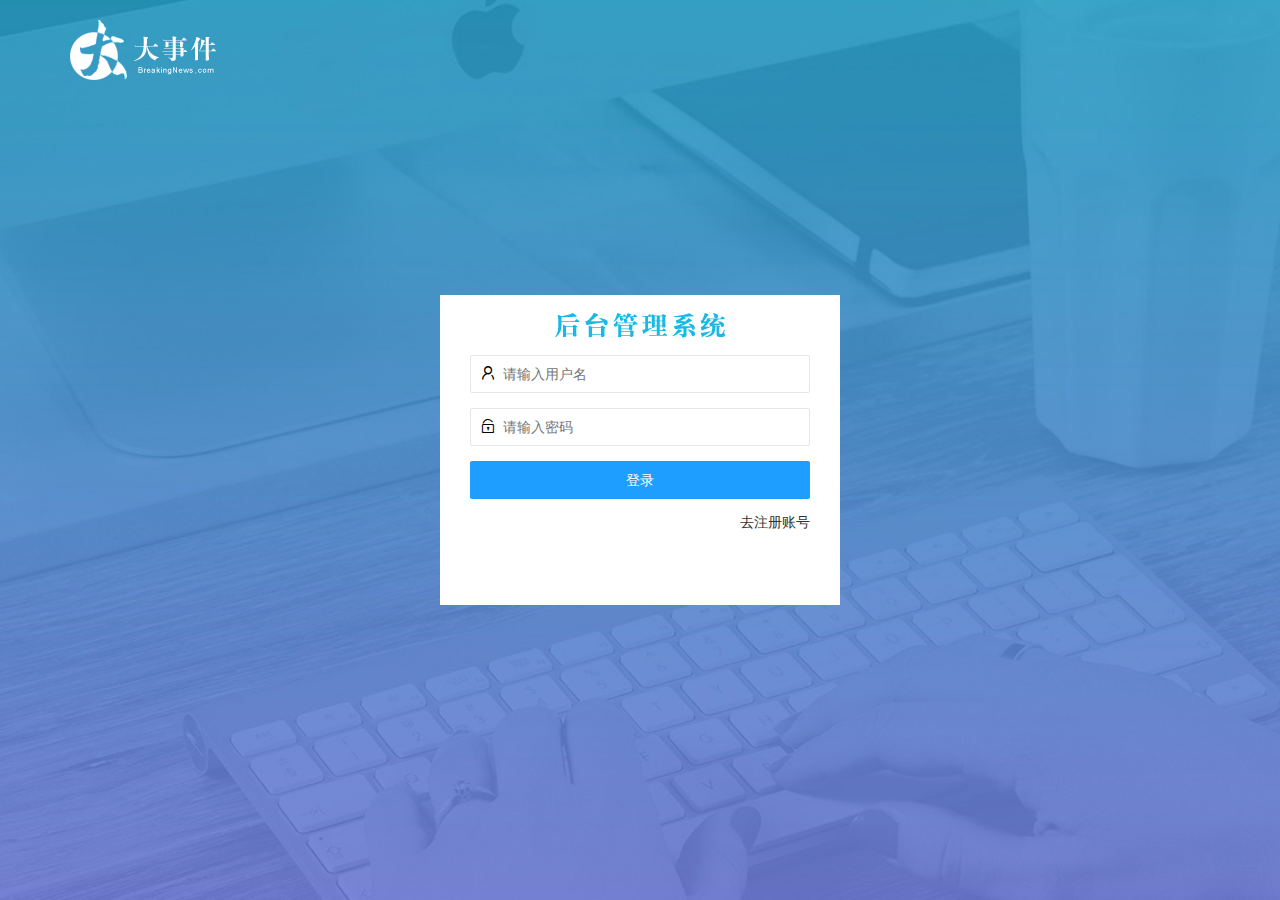
<file: login.html>
<!DOCTYPE html>
<html lang="en">

<head>
    <meta charset="UTF-8">
    <meta name="viewport" content="width=device-width, initial-scale=1.0">
    <title>Document</title>
    <!-- 导入layUI样式 -->
    <link rel="stylesheet" href="/assets/lib/layui/css/layui.css">

    <link rel="stylesheet" href="/assets/css/login.css">
</head>

<body>
    <div class="layui-main">
        <!--头部logo -->
        <div class="logo">
            <img src="./assets/images/logo.png" alt="">
        </div>

        <!-- 登录区域 -->
        <div class="loginBox">
            <div class="logo_title"></div>
            <!-- form 登录表单 -->
            <div class="login_box">
                <form class="layui-form" action="" id="form_login">
                    <!-- 用户名 -->
                    <div class="layui-form-item">
                        <i class="layui-icon layui-icon-username"></i>
                        <input type="text" name="username" required lay-verify="required" placeholder="请输入用户名"
                            autocomplete="off" class="layui-input">
                    </div>
                    <!-- 密码框 -->
                    <div class="layui-form-item">
                        <i class="layui-icon layui-icon-password"></i>
                        <input type="password" name="password" required lay-verify="required|pwd" placeholder="请输入密码"
                            autocomplete="off" class="layui-input">
                    </div>
                    <!-- 登录按钮 -->
                    <div class="layui-form-item">
                        <!-- 注意：表单提交按钮和普通按钮的区别，就是 lay-submit 属性 -->
                        <button class="layui-btn layui-btn-fluid layui-btn-normal" lay-submit>登录</button>
                    </div>
                    <div class="layui-form-item links">
                        <a href="javascript:;" id="link_reg">去注册账号</a>
                    </div>
                </form>
            </div>

            <!-- form 注册表单 -->
            <div class="reg_box">
                <form class="layui-form" action="" id="form_reg">
                    <!-- 用户名 -->
                    <div class="layui-form-item">
                        <i class="layui-icon layui-icon-username"></i>
                        <input type="text" name="username" required lay-verify="required" placeholder="请输入用户名"
                            autocomplete="off" class="layui-input">
                    </div>
                    <!-- 密码框 -->
                    <div class="layui-form-item">
                        <i class="layui-icon layui-icon-password"></i>
                        <input type="password" name="password" required lay-verify="required|pwd" placeholder="请输入密码"
                            autocomplete="off" class="layui-input">
                    </div>
                    <!-- 密码框确认框 -->
                    <div class="layui-form-item">
                        <i class="layui-icon layui-icon-password"></i>
                        <input type="password" name="repassword" required lay-verify="required|pwd|repwd"
                            placeholder="再次确认密码" autocomplete="off" class="layui-input">
                    </div>
                    <!-- 注册框 -->
                    <div class="layui-form-item">
                        <button class="layui-btn layui-btn-fluid layui-btn-normal" lay-submit>注册</button>
                    </div>
                    <div class="layui-form-item links">
                        <a href="javascript:;" id="link_login">去登录</a>
                    </div>
                </form>

            </div>

        </div>
    </div>


</body>
<script src="/assets/lib/layui/layui.all.js"></script>
<script src="/assets/lib/jquery.js"></script>
<script src="/assets/js/baseAPI.js"></script>
<script src="/assets/js/login.js"></script>


</html>
</file>
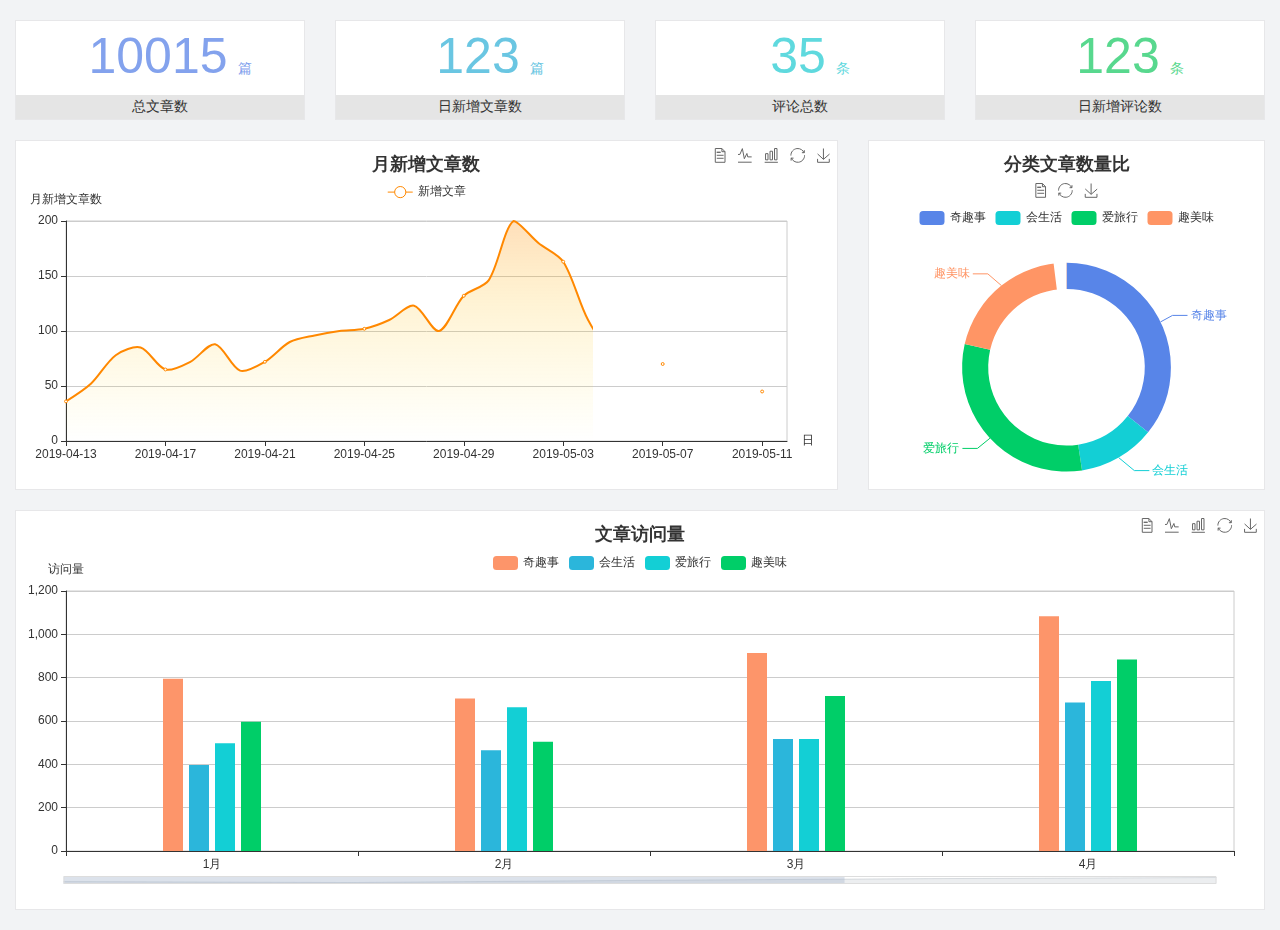
<file: home/dashboard.html>
<!DOCTYPE html>
<html lang="en">

<head>
  <meta charset="UTF-8">
  <meta name="viewport" content="width=device-width, initial-scale=1.0">
  <meta http-equiv="X-UA-Compatible" content="ie=edge">
  <title>图表统计</title>
  <link rel="stylesheet" href="../../assets/lib/bootstrap.css" />
  <link rel="stylesheet" href="../../assets/lib/main.css" />
  <script src="../../assets/lib/jquery.js"></script>
  <script type="text/javascript" src="../../assets/lib/echarts.min.js"></script>
</head>

<body>
  <div class="container-fluid">
    <div class="row spannel_list">
      <div class="col-sm-3 col-xs-6">
        <div class="spannel">
          <em>10015</em><span>篇</span>
          <b>总文章数</b>
        </div>
      </div>
      <div class="col-sm-3 col-xs-6">
        <div class="spannel scolor01">
          <em>123</em><span>篇</span>
          <b>日新增文章数</b>
        </div>
      </div>
      <div class="col-sm-3 col-xs-6">
        <div class="spannel scolor02">
          <em>35</em><span>条</span>
          <b>评论总数</b>
        </div>
      </div>
      <div class="col-sm-3 col-xs-6">
        <div class="spannel scolor03">
          <em>123</em><span>条</span>
          <b>日新增评论数</b>
        </div>
      </div>
    </div>
  </div>

  <div class="container-fluid">
    <div class="row curve-pie">
      <div class="col-lg-8 col-md-8">
        <div class="gragh_pannel" id="curve_show"></div>
      </div>
      <div class="col-lg-4 col-md-4">
        <div class="gragh_pannel" id="pie_show"></div>
      </div>
    </div>
  </div>

  <div class="container-fluid">
    <div class="column_pannel" id="column_show"></div>
  </div>

  <script>
    var oChart = echarts.init(document.getElementById('curve_show'));
    var aList_all = [
      { 'count': 36, 'date': '2019-04-13' },
      { 'count': 52, 'date': '2019-04-14' },
      { 'count': 78, 'date': '2019-04-15' },
      { 'count': 85, 'date': '2019-04-16' },
      { 'count': 65, 'date': '2019-04-17' },
      { 'count': 72, 'date': '2019-04-18' },
      { 'count': 88, 'date': '2019-04-19' },
      { 'count': 64, 'date': '2019-04-20' },
      { 'count': 72, 'date': '2019-04-21' },
      { 'count': 90, 'date': '2019-04-22' },
      { 'count': 96, 'date': '2019-04-23' },
      { 'count': 100, 'date': '2019-04-24' },
      { 'count': 102, 'date': '2019-04-25' },
      { 'count': 110, 'date': '2019-04-26' },
      { 'count': 123, 'date': '2019-04-27' },
      { 'count': 100, 'date': '2019-04-28' },
      { 'count': 132, 'date': '2019-04-29' },
      { 'count': 146, 'date': '2019-04-30' },
      { 'count': 200, 'date': '2019-05-01' },
      { 'count': 180, 'date': '2019-05-02' },
      { 'count': 163, 'date': '2019-05-03' },
      { 'count': 110, 'date': '2019-05-04' },
      { 'count': 80, 'date': '2019-05-05' },
      { 'count': 82, 'date': '2019-05-06' },
      { 'count': 70, 'date': '2019-05-07' },
      { 'count': 65, 'date': '2019-05-08' },
      { 'count': 54, 'date': '2019-05-09' },
      { 'count': 40, 'date': '2019-05-10' },
      { 'count': 45, 'date': '2019-05-11' },
      { 'count': 38, 'date': '2019-05-12' },
    ];

    let aCount = [];
    let aDate = [];

    for (var i = 0; i < aList_all.length; i++) {
      aCount.push(aList_all[i].count);
      aDate.push(aList_all[i].date);
    }

    var chartopt = {
      title: {
        text: '月新增文章数',
        left: 'center',
        top: '10'
      },
      tooltip: {
        trigger: 'axis'
      },
      legend: {
        data: ['新增文章'],
        top: '40'
      },
      toolbox: {
        show: true,
        feature: {
          mark: { show: true },
          dataView: { show: true, readOnly: false },
          magicType: { show: true, type: ['line', 'bar'] },
          restore: { show: true },
          saveAsImage: { show: true }
        }
      },
      calculable: true,
      xAxis: [
        {
          name: '日',
          type: 'category',
          boundaryGap: false,
          data: aDate
        }
      ],
      yAxis: [
        {
          name: '月新增文章数',
          type: 'value'
        }
      ],
      series: [
        {
          name: '新增文章',
          type: 'line',
          smooth: true,
          itemStyle: { normal: { areaStyle: { type: 'default' }, color: '#f80' }, lineStyle: { color: '#f80' } },
          data: aCount
        }],
      areaStyle: {
        normal: {
          color: new echarts.graphic.LinearGradient(0, 0, 0, 1, [{
            offset: 0,
            color: 'rgba(255,136,0,0.39)'
          }, {
            offset: .34,
            color: 'rgba(255,180,0,0.25)'
          }, {
            offset: 1,
            color: 'rgba(255,222,0,0.00)'
          }])

        }
      },
      grid: {
        show: true,
        x: 50,
        x2: 50,
        y: 80,
        height: 220
      }
    };

    oChart.setOption(chartopt);


    var oPie = echarts.init(document.getElementById('pie_show'));
    var oPieopt =
    {
      title: {
        top: 10,
        text: '分类文章数量比',
        x: 'center'
      },
      tooltip: {
        trigger: 'item',
        formatter: "{a} <br/>{b} : {c} ({d}%)"
      },
      color: ['#5885e8', '#13cfd5', '#00ce68', '#ff9565'],
      legend: {
        x: 'center',
        top: 65,
        data: ['奇趣事', '会生活', '爱旅行', '趣美味']
      },
      toolbox: {
        show: true,
        x: 'center',
        top: 35,
        feature: {
          mark: { show: true },
          dataView: { show: true, readOnly: false },
          magicType: {
            show: true,
            type: ['pie', 'funnel'],
            option: {
              funnel: {
                x: '25%',
                width: '50%',
                funnelAlign: 'left',
                max: 1548
              }
            }
          },
          restore: { show: true },
          saveAsImage: { show: true }
        }
      },
      calculable: true,
      series: [
        {
          name: '访问来源',
          type: 'pie',
          radius: ['45%', '60%'],
          center: ['50%', '65%'],
          data: [
            { value: 300, name: '奇趣事' },
            { value: 100, name: '会生活' },
            { value: 260, name: '爱旅行' },
            { value: 180, name: '趣美味' }
          ]
        }
      ]
    };
    oPie.setOption(oPieopt);



    var oColumn = this.echarts.init(document.getElementById('column_show'));
    var oColumnopt =
    {
      title: {
        text: '文章访问量',
        left: 'center',
        top: '10'
      },
      tooltip: {
        trigger: 'axis'
      },
      legend: {
        data: ['奇趣事', '会生活', '爱旅行', '趣美味'],
        top: '40'
      },
      toolbox: {
        show: true,
        feature: {
          mark: { show: true },
          dataView: { show: true, readOnly: false },
          magicType: { show: true, type: ['line', 'bar'] },
          restore: { show: true },
          saveAsImage: { show: true }
        }
      },
      calculable: true,
      xAxis: [
        {
          type: 'category',
          data: ['1月', '2月', '3月', '4月', '5月']
        }
      ],
      yAxis: [
        {
          name: '访问量',
          type: 'value'
        }
      ],
      series: [
        {
          name: '奇趣事',
          type: 'bar',
          barWidth: 20,
          itemStyle: {
            normal: { areaStyle: { type: 'default' }, color: '#fd956a' }
          },
          data: [800, 708, 920, 1090, 1200]
        },
        {
          name: '会生活',
          type: 'bar',
          barWidth: 20,
          itemStyle: {
            normal: { areaStyle: { type: 'default' }, color: '#2bb6db' }
          },
          data: [400, 468, 520, 690, 800]
        },
        {
          name: '爱旅行',
          type: 'bar',
          barWidth: 20,
          itemStyle: {
            normal: { areaStyle: { type: 'default' }, color: '#13cfd5' }
          },
          data: [500, 668, 520, 790, 900]
        },
        {
          name: '趣美味',
          type: 'bar',
          barWidth: 20,
          itemStyle: {
            normal: { areaStyle: { type: 'default' }, color: '#00ce68' }
          },
          data: [600, 508, 720, 890, 1000]
        }
      ],
      grid: {
        show: true,
        x: 50,
        x2: 30,
        y: 80,
        height: 260
      },
      dataZoom: [//给x轴设置滚动条
        {
          start: 0,//默认为0
          end: 100 - 1000 / 31,//默认为100
          type: 'slider',
          show: true,
          xAxisIndex: [0],
          handleSize: 0,//滑动条的 左右2个滑动条的大小
          height: 8,//组件高度
          left: 45, //左边的距离
          right: 50,//右边的距离
          bottom: 26,//右边的距离
          handleColor: '#ddd',//h滑动图标的颜色
          handleStyle: {
            borderColor: "#cacaca",
            borderWidth: "1",
            shadowBlur: 2,
            background: "#ddd",
            shadowColor: "#ddd",
          }
        }]
    };
    oColumn.setOption(oColumnopt);
  </script>
</body>

</html>
</file>
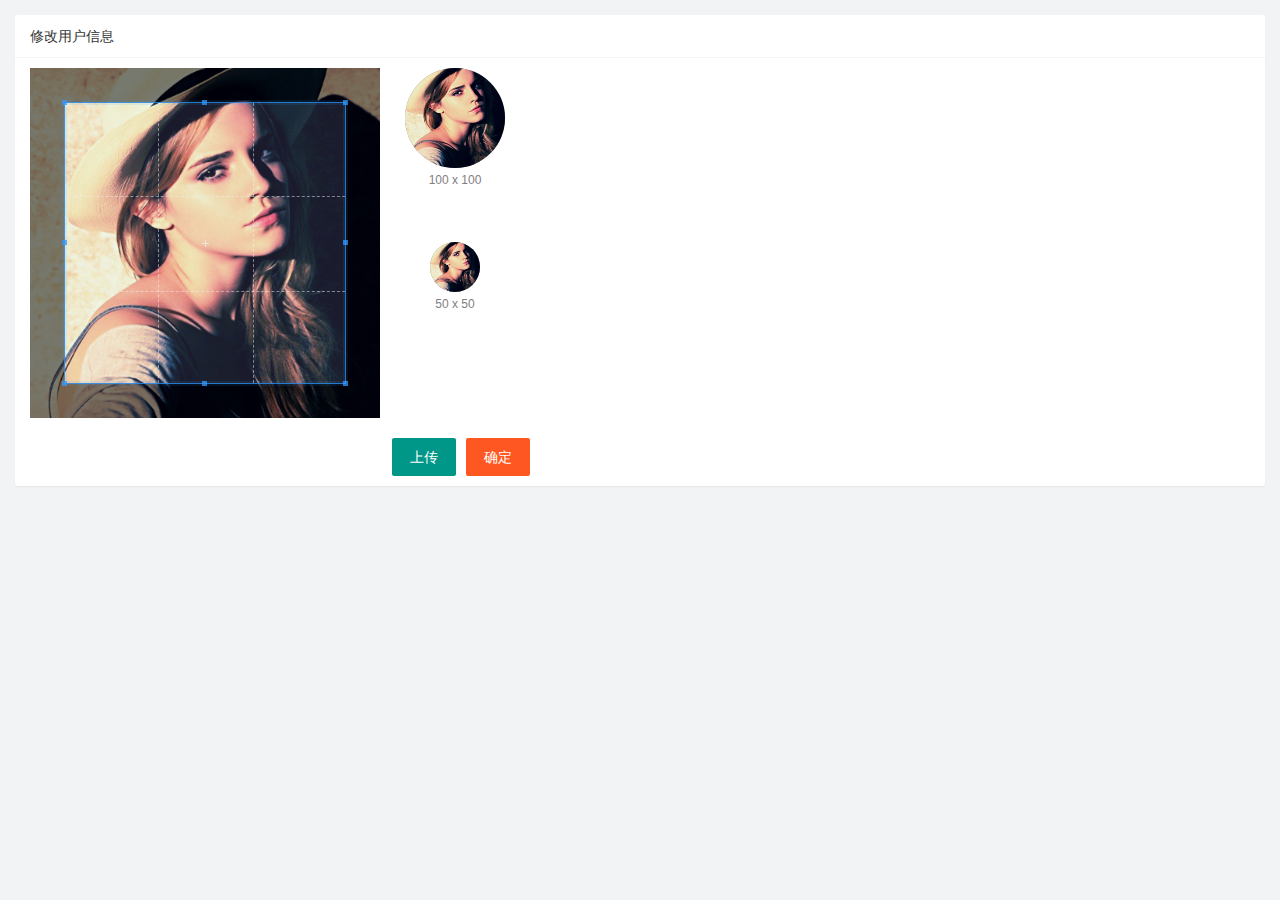
<file: user/user_avatar.html>
<!DOCTYPE html>
<html lang="en">

<head>
    <meta charset="UTF-8">
    <meta name="viewport" content="width=device-width, initial-scale=1.0">
    <title>Document</title>
    <link rel="stylesheet" href="/assets/lib/layui/css/layui.css">
    <link rel="stylesheet" href="/assets/lib/cropper/cropper.css" />
    <link rel="stylesheet" href="/assets/css/user/user_avatar.css">
</head>

<body>
    <!-- 卡片区域 -->
    <div class="layui-card">
        <div class="layui-card-header">修改用户信息</div>

        <div class="layui-card-body">
            <!-- 第一行的图片裁剪和预览区域 -->
            <div class="row1">
                <!-- 图片裁剪区域 -->
                <div class="cropper-box">
                    <!-- 这个 img 标签很重要，将来会把它初始化为裁剪区域 -->
                    <img id="image" src="/assets/images/sample.jpg" />
                </div>
                <!-- 图片的预览区域 -->
                <div class="preview-box">
                    <div>
                        <!-- 宽高为 100px 的预览区域 -->
                        <div class="img-preview w100"></div>
                        <p class="size">100 x 100</p>
                    </div>
                    <div>
                        <!-- 宽高为 50px 的预览区域 -->
                        <div class="img-preview w50"></div>
                        <p class="size">50 x 50</p>
                    </div>
                </div>
            </div>

            <!-- 第二行的按钮区域 -->
            <div class="row2">
                <input type="file" id="file" accept="image/png,image/jpeg">
                <button type="button" class="layui-btn" id="btnChooseImage">上传</button>
                <button type="button" class="layui-btn layui-btn-danger" id="btnUpload">确定</button>
            </div>
        </div>



    </div>


</body>
<script src="/assets/lib/layui/layui.all.js"></script>
<script src="/assets/lib/jquery.js"></script>
<script src="/assets/lib/cropper/Cropper.js"></script>
<script src="/assets/lib/cropper/jquery-cropper.js"></script>
<script src="/assets/js/baseAPI.js"></script>
<script src="/assets/js/user/user_avatar.js"></script>

</html>
</file>
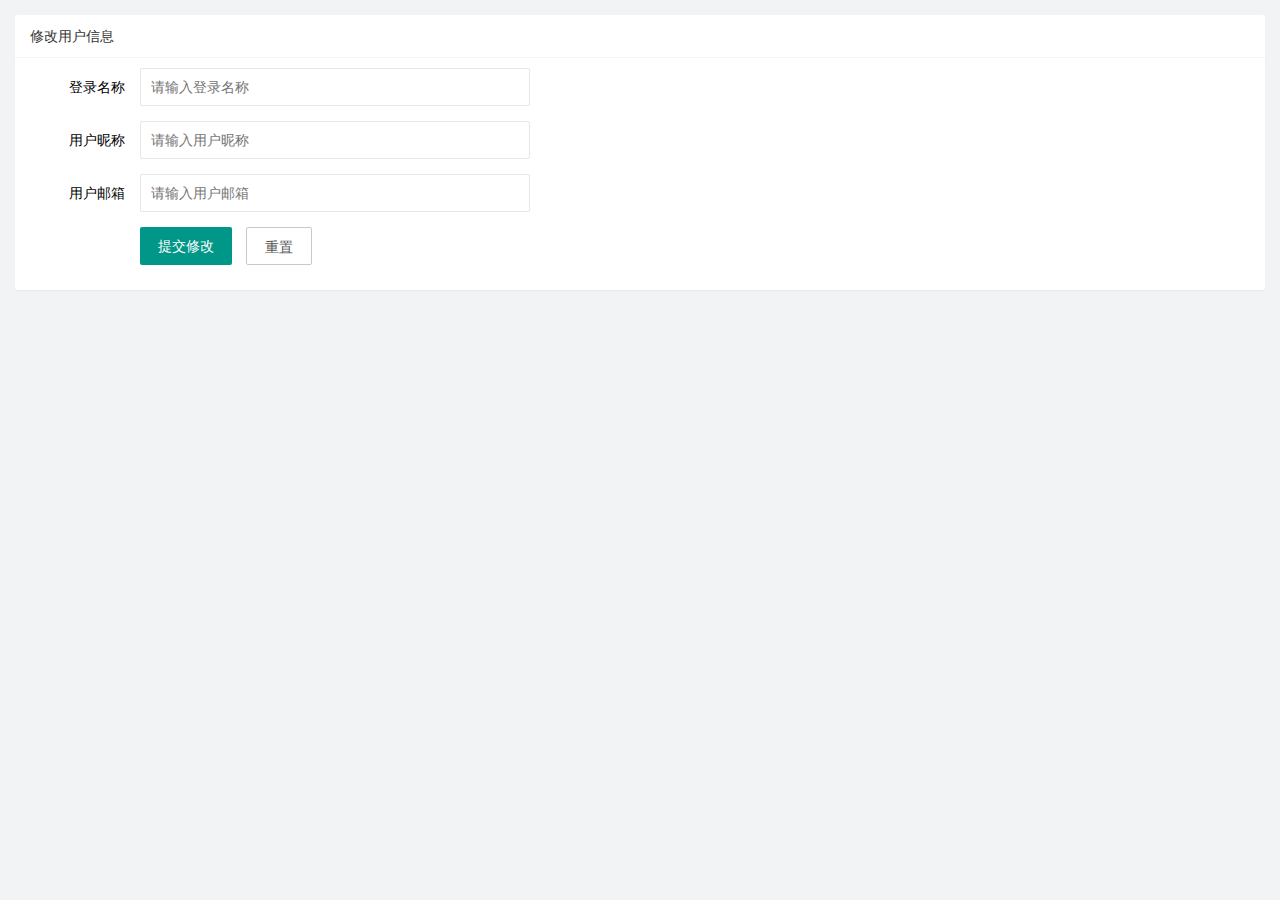
<file: user/user_info.html>
<!DOCTYPE html>
<html lang="en">

<head>
    <meta charset="UTF-8">
    <meta name="viewport" content="width=device-width, initial-scale=1.0">
    <title>Document</title>
    <link rel="stylesheet" href="/assets/lib/layui/css/layui.css">
    <link rel="stylesheet" href="/assets/css/user/user_info.css">
</head>

<body>
    <!-- 卡片区域 -->
    <div class="layui-card">
        <div class="layui-card-header">修改用户信息</div>

        <div class="layui-card-body">
            <!-- form表单区域 -->
            <form class="layui-form" action="" lay-filter="formUserInfo">
                <!--  隐藏域 -->
                <input type="hidden" name="id">

                <!-- 登录名称 -->
                <div class="layui-form-item">
                    <label class="layui-form-label">登录名称</label>
                    <div class="layui-input-block">
                        <input type="text" name="username" required lay-verify="required" placeholder="请输入登录名称"
                            autocomplete="off" class="layui-input" readonly />
                    </div>
                </div>
                <!-- 用户昵称 -->
                <div class="layui-form-item">
                    <label class="layui-form-label">用户昵称</label>
                    <div class="layui-input-block">
                        <input type="text" name="nickname" required lay-verify="required|nickname" placeholder="请输入用户昵称"
                            autocomplete="off" class="layui-input">
                    </div>
                </div>
                <!-- 用户邮箱 -->
                <div class="layui-form-item">
                    <label class="layui-form-label">用户邮箱</label>
                    <div class="layui-input-block">
                        <input type="text" name="email" required lay-verify="required|email" placeholder="请输入用户邮箱"
                            autocomplete="off" class="layui-input">
                    </div>
                </div>
                <!-- 立即提交和重置 -->
                <div class="layui-form-item">
                    <div class="layui-input-block">
                        <button class="layui-btn" lay-submit lay-filter="formDemo">提交修改</button>
                        <button type="reset" class="layui-btn layui-btn-primary" id="btnReset">重置</button>
                    </div>
                </div>
            </form>

        </div>
    </div>
</body>
<script src="/assets/lib/layui/layui.all.js"></script>
<script src="/assets/lib/jquery.js"></script>
<script src="/assets/js/baseAPI.js"></script>
<script src="/assets/js/user/user_info.js"></script>


</html>
</file>
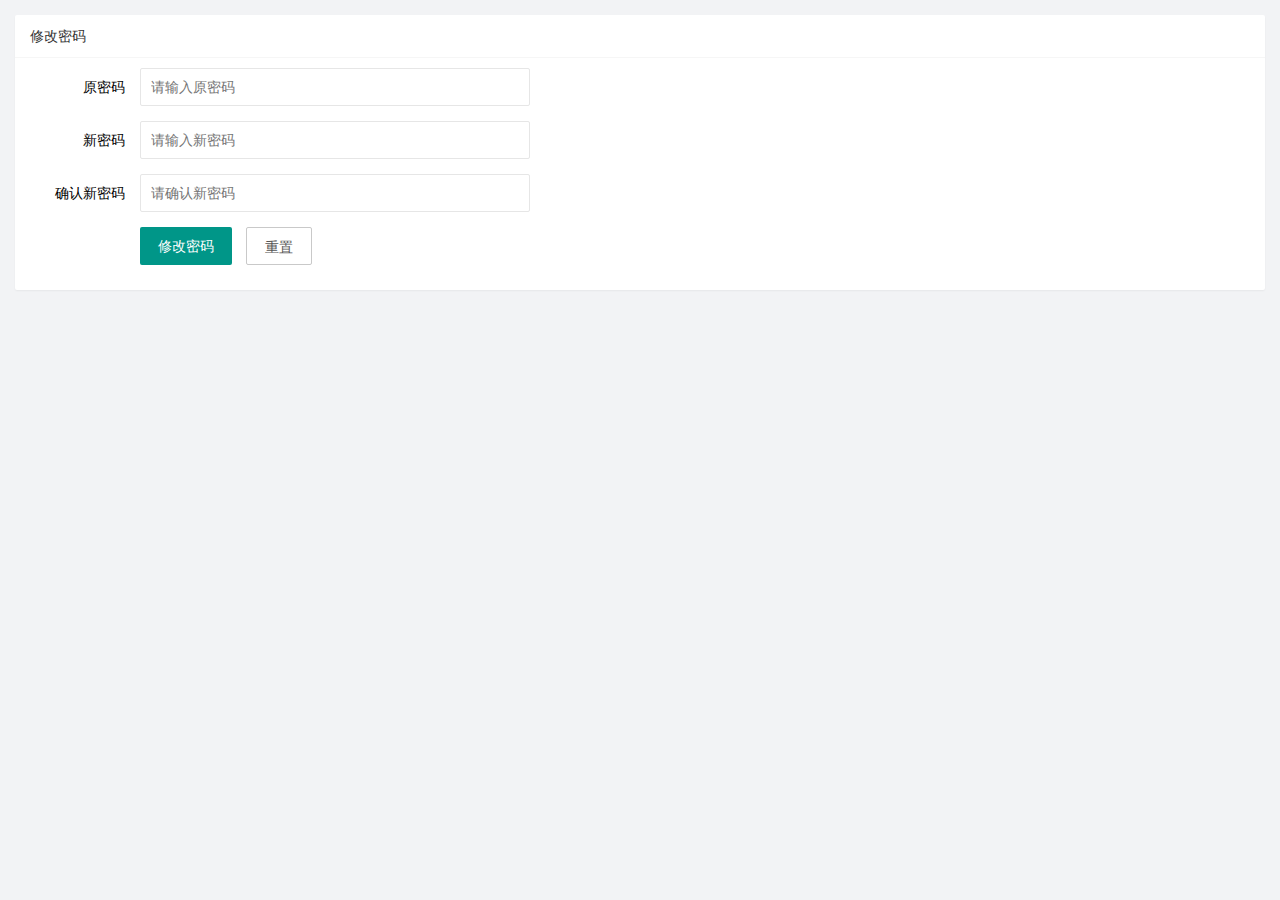
<file: user/user_pwd.html>
<!DOCTYPE html>
<html lang="en">

<head>
    <meta charset="UTF-8">
    <meta name="viewport" content="width=device-width, initial-scale=1.0">
    <title>Document</title>
    <link rel="stylesheet" href="/assets/lib/layui/css/layui.css">
    <link rel="stylesheet" href="/assets/css/user/user_pwd.css">
</head>

<body>
    <!-- 卡片区域 -->
    <div class="layui-card">
        <div class="layui-card-header">修改密码</div>

        <div class="layui-card-body">
            <!-- form表单区域 -->
            <form class="layui-form" action="" lay-filter="formUserInfo">
                <!--  隐藏域 -->
                <input type="hidden" name="id">

                <!-- 原密码 -->
                <div class="layui-form-item">
                    <label class="layui-form-label">原密码</label>
                    <div class="layui-input-block">
                        <input type="password" name="oldPwd" required lay-verify="required|pwd" placeholder="请输入原密码"
                            autocomplete="off" class="layui-input" />
                    </div>
                </div>
                <!-- 新密码 -->
                <div class="layui-form-item">
                    <label class="layui-form-label">新密码</label>
                    <div class="layui-input-block">
                        <input type="password" name="newPwd" required lay-verify="required|pwd|samePwd"
                            placeholder="请输入新密码" autocomplete="off" class="layui-input">
                    </div>
                </div>
                <!-- 确认新密码 -->
                <div class="layui-form-item">
                    <label class="layui-form-label">确认新密码</label>
                    <div class="layui-input-block">
                        <input type="password" name="repwd" required lay-verify="required|pwd|rePwd"
                            placeholder="请确认新密码" autocomplete="off" class="layui-input">
                    </div>
                </div>
                <!-- 立即提交和重置 -->
                <div class="layui-form-item">
                    <div class="layui-input-block">
                        <button class="layui-btn" lay-submit lay-filter="formDemo">修改密码</button>
                        <button type="reset" class="layui-btn layui-btn-primary" id="btnReset">重置</button>
                    </div>
                </div>
            </form>

        </div>
    </div>
</body>
<script src="/assets/lib/layui/layui.all.js"></script>
<script src="/assets/lib/jquery.js"></script>
<script src="/assets/js/baseAPI.js"></script>
<script src="/assets/js/user/user_pwd.js"></script>


</html>
</file>
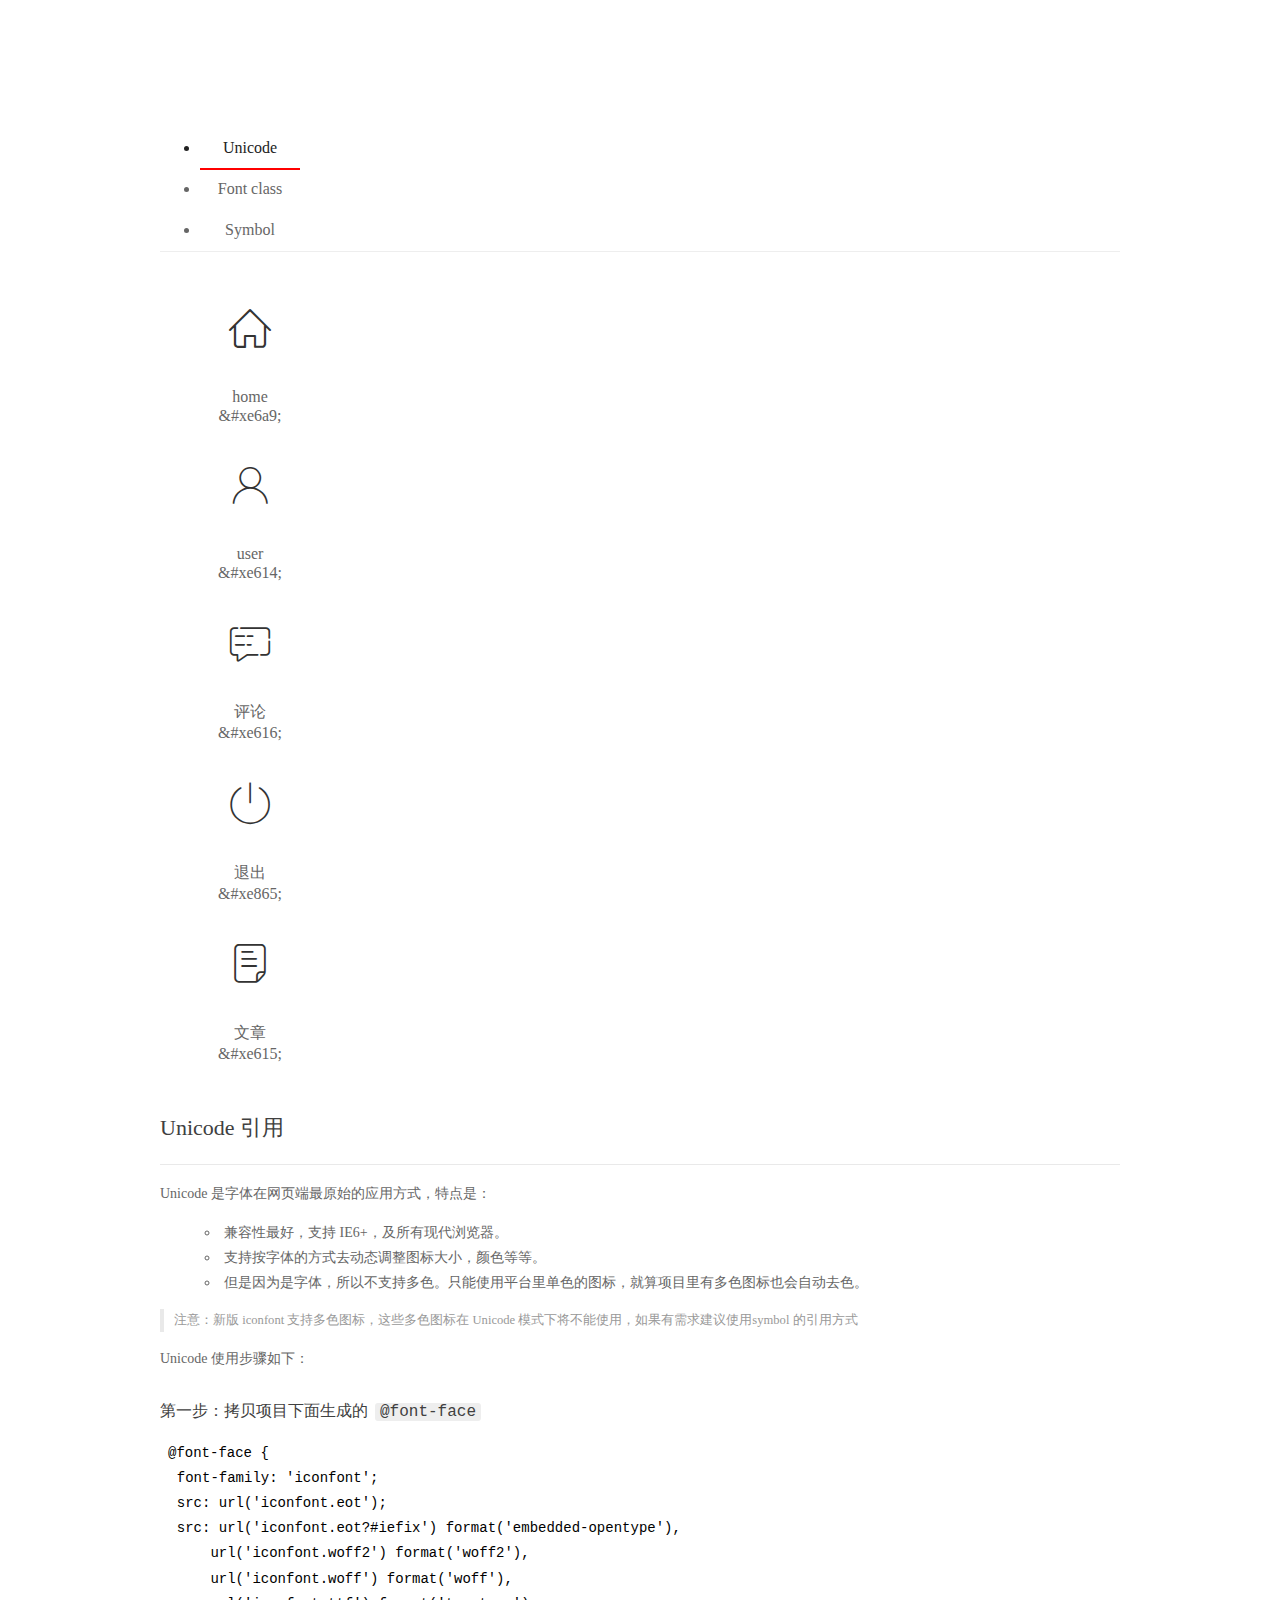
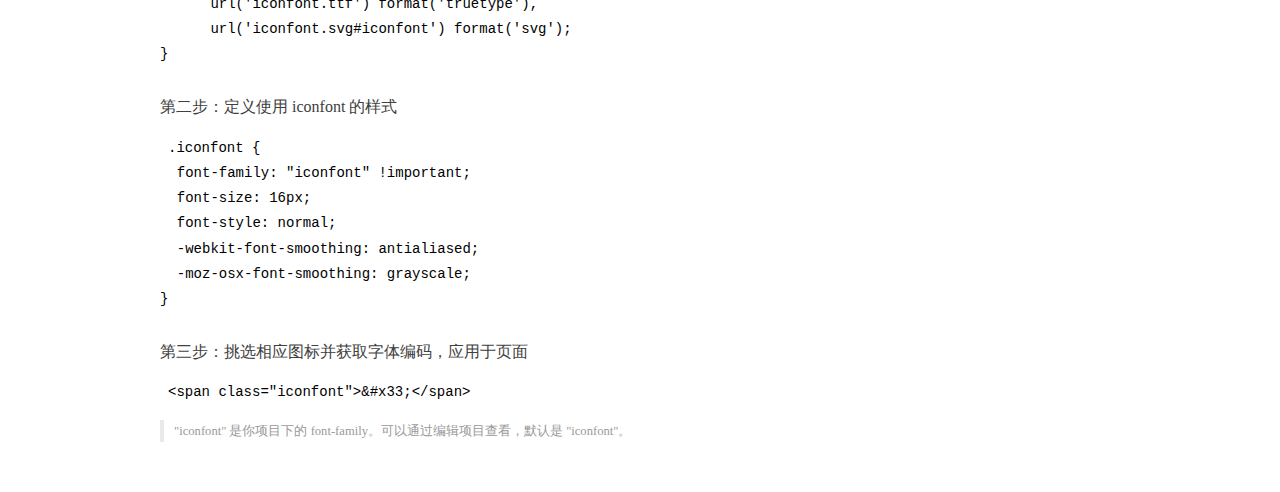
<file: assets/fonts/demo_index.html>
<!DOCTYPE html>
<html>
<head>
  <meta charset="utf-8"/>
  <title>IconFont Demo</title>
  <link rel="shortcut icon" href="https://gtms04.alicdn.com/tps/i4/TB1_oz6GVXXXXaFXpXXJDFnIXXX-64-64.ico" type="image/x-icon"/>
  <link rel="stylesheet" href="https://g.alicdn.com/thx/cube/1.3.2/cube.min.css">
  <link rel="stylesheet" href="demo.css">
  <link rel="stylesheet" href="iconfont.css">
  <script src="iconfont.js"></script>
  <!-- jQuery -->
  <script src="https://a1.alicdn.com/oss/uploads/2018/12/26/7bfddb60-08e8-11e9-9b04-53e73bb6408b.js"></script>
  <!-- 代码高亮 -->
  <script src="https://a1.alicdn.com/oss/uploads/2018/12/26/a3f714d0-08e6-11e9-8a15-ebf944d7534c.js"></script>
</head>
<body>
  <div class="main">
    <h1 class="logo"><a href="https://www.iconfont.cn/" title="iconfont 首页" target="_blank">&#xe86b;</a></h1>
    <div class="nav-tabs">
      <ul id="tabs" class="dib-box">
        <li class="dib active"><span>Unicode</span></li>
        <li class="dib"><span>Font class</span></li>
        <li class="dib"><span>Symbol</span></li>
      </ul>
      
    </div>
    <div class="tab-container">
      <div class="content unicode" style="display: block;">
          <ul class="icon_lists dib-box">
          
            <li class="dib">
              <span class="icon iconfont">&#xe6a9;</span>
                <div class="name">home</div>
                <div class="code-name">&amp;#xe6a9;</div>
              </li>
          
            <li class="dib">
              <span class="icon iconfont">&#xe614;</span>
                <div class="name">user</div>
                <div class="code-name">&amp;#xe614;</div>
              </li>
          
            <li class="dib">
              <span class="icon iconfont">&#xe616;</span>
                <div class="name">评论</div>
                <div class="code-name">&amp;#xe616;</div>
              </li>
          
            <li class="dib">
              <span class="icon iconfont">&#xe865;</span>
                <div class="name">退出</div>
                <div class="code-name">&amp;#xe865;</div>
              </li>
          
            <li class="dib">
              <span class="icon iconfont">&#xe615;</span>
                <div class="name">文章</div>
                <div class="code-name">&amp;#xe615;</div>
              </li>
          
          </ul>
          <div class="article markdown">
          <h2 id="unicode-">Unicode 引用</h2>
          <hr>

          <p>Unicode 是字体在网页端最原始的应用方式，特点是：</p>
          <ul>
            <li>兼容性最好，支持 IE6+，及所有现代浏览器。</li>
            <li>支持按字体的方式去动态调整图标大小，颜色等等。</li>
            <li>但是因为是字体，所以不支持多色。只能使用平台里单色的图标，就算项目里有多色图标也会自动去色。</li>
          </ul>
          <blockquote>
            <p>注意：新版 iconfont 支持多色图标，这些多色图标在 Unicode 模式下将不能使用，如果有需求建议使用symbol 的引用方式</p>
          </blockquote>
          <p>Unicode 使用步骤如下：</p>
          <h3 id="-font-face">第一步：拷贝项目下面生成的 <code>@font-face</code></h3>
<pre><code class="language-css"
>@font-face {
  font-family: 'iconfont';
  src: url('iconfont.eot');
  src: url('iconfont.eot?#iefix') format('embedded-opentype'),
      url('iconfont.woff2') format('woff2'),
      url('iconfont.woff') format('woff'),
      url('iconfont.ttf') format('truetype'),
      url('iconfont.svg#iconfont') format('svg');
}
</code></pre>
          <h3 id="-iconfont-">第二步：定义使用 iconfont 的样式</h3>
<pre><code class="language-css"
>.iconfont {
  font-family: "iconfont" !important;
  font-size: 16px;
  font-style: normal;
  -webkit-font-smoothing: antialiased;
  -moz-osx-font-smoothing: grayscale;
}
</code></pre>
          <h3 id="-">第三步：挑选相应图标并获取字体编码，应用于页面</h3>
<pre>
<code class="language-html"
>&lt;span class="iconfont"&gt;&amp;#x33;&lt;/span&gt;
</code></pre>
          <blockquote>
            <p>"iconfont" 是你项目下的 font-family。可以通过编辑项目查看，默认是 "iconfont"。</p>
          </blockquote>
          </div>
      </div>
      <div class="content font-class">
        <ul class="icon_lists dib-box">
          
          <li class="dib">
            <span class="icon iconfont icon-home"></span>
            <div class="name">
              home
            </div>
            <div class="code-name">.icon-home
            </div>
          </li>
          
          <li class="dib">
            <span class="icon iconfont icon-user"></span>
            <div class="name">
              user
            </div>
            <div class="code-name">.icon-user
            </div>
          </li>
          
          <li class="dib">
            <span class="icon iconfont icon-pinglun"></span>
            <div class="name">
              评论
            </div>
            <div class="code-name">.icon-pinglun
            </div>
          </li>
          
          <li class="dib">
            <span class="icon iconfont icon-tuichu"></span>
            <div class="name">
              退出
            </div>
            <div class="code-name">.icon-tuichu
            </div>
          </li>
          
          <li class="dib">
            <span class="icon iconfont icon-16"></span>
            <div class="name">
              文章
            </div>
            <div class="code-name">.icon-16
            </div>
          </li>
          
        </ul>
        <div class="article markdown">
        <h2 id="font-class-">font-class 引用</h2>
        <hr>

        <p>font-class 是 Unicode 使用方式的一种变种，主要是解决 Unicode 书写不直观，语意不明确的问题。</p>
        <p>与 Unicode 使用方式相比，具有如下特点：</p>
        <ul>
          <li>兼容性良好，支持 IE8+，及所有现代浏览器。</li>
          <li>相比于 Unicode 语意明确，书写更直观。可以很容易分辨这个 icon 是什么。</li>
          <li>因为使用 class 来定义图标，所以当要替换图标时，只需要修改 class 里面的 Unicode 引用。</li>
          <li>不过因为本质上还是使用的字体，所以多色图标还是不支持的。</li>
        </ul>
        <p>使用步骤如下：</p>
        <h3 id="-fontclass-">第一步：引入项目下面生成的 fontclass 代码：</h3>
<pre><code class="language-html">&lt;link rel="stylesheet" href="./iconfont.css"&gt;
</code></pre>
        <h3 id="-">第二步：挑选相应图标并获取类名，应用于页面：</h3>
<pre><code class="language-html">&lt;span class="iconfont icon-xxx"&gt;&lt;/span&gt;
</code></pre>
        <blockquote>
          <p>"
            iconfont" 是你项目下的 font-family。可以通过编辑项目查看，默认是 "iconfont"。</p>
        </blockquote>
      </div>
      </div>
      <div class="content symbol">
          <ul class="icon_lists dib-box">
          
            <li class="dib">
                <svg class="icon svg-icon" aria-hidden="true">
                  <use xlink:href="#icon-home"></use>
                </svg>
                <div class="name">home</div>
                <div class="code-name">#icon-home</div>
            </li>
          
            <li class="dib">
                <svg class="icon svg-icon" aria-hidden="true">
                  <use xlink:href="#icon-user"></use>
                </svg>
                <div class="name">user</div>
                <div class="code-name">#icon-user</div>
            </li>
          
            <li class="dib">
                <svg class="icon svg-icon" aria-hidden="true">
                  <use xlink:href="#icon-pinglun"></use>
                </svg>
                <div class="name">评论</div>
                <div class="code-name">#icon-pinglun</div>
            </li>
          
            <li class="dib">
                <svg class="icon svg-icon" aria-hidden="true">
                  <use xlink:href="#icon-tuichu"></use>
                </svg>
                <div class="name">退出</div>
                <div class="code-name">#icon-tuichu</div>
            </li>
          
            <li class="dib">
                <svg class="icon svg-icon" aria-hidden="true">
                  <use xlink:href="#icon-16"></use>
                </svg>
                <div class="name">文章</div>
                <div class="code-name">#icon-16</div>
            </li>
          
          </ul>
          <div class="article markdown">
          <h2 id="symbol-">Symbol 引用</h2>
          <hr>

          <p>这是一种全新的使用方式，应该说这才是未来的主流，也是平台目前推荐的用法。相关介绍可以参考这篇<a href="">文章</a>
            这种用法其实是做了一个 SVG 的集合，与另外两种相比具有如下特点：</p>
          <ul>
            <li>支持多色图标了，不再受单色限制。</li>
            <li>通过一些技巧，支持像字体那样，通过 <code>font-size</code>, <code>color</code> 来调整样式。</li>
            <li>兼容性较差，支持 IE9+，及现代浏览器。</li>
            <li>浏览器渲染 SVG 的性能一般，还不如 png。</li>
          </ul>
          <p>使用步骤如下：</p>
          <h3 id="-symbol-">第一步：引入项目下面生成的 symbol 代码：</h3>
<pre><code class="language-html">&lt;script src="./iconfont.js"&gt;&lt;/script&gt;
</code></pre>
          <h3 id="-css-">第二步：加入通用 CSS 代码（引入一次就行）：</h3>
<pre><code class="language-html">&lt;style&gt;
.icon {
  width: 1em;
  height: 1em;
  vertical-align: -0.15em;
  fill: currentColor;
  overflow: hidden;
}
&lt;/style&gt;
</code></pre>
          <h3 id="-">第三步：挑选相应图标并获取类名，应用于页面：</h3>
<pre><code class="language-html">&lt;svg class="icon" aria-hidden="true"&gt;
  &lt;use xlink:href="#icon-xxx"&gt;&lt;/use&gt;
&lt;/svg&gt;
</code></pre>
          </div>
      </div>

    </div>
  </div>
  <script>
  $(document).ready(function () {
      $('.tab-container .content:first').show()

      $('#tabs li').click(function (e) {
        var tabContent = $('.tab-container .content')
        var index = $(this).index()

        if ($(this).hasClass('active')) {
          return
        } else {
          $('#tabs li').removeClass('active')
          $(this).addClass('active')

          tabContent.hide().eq(index).fadeIn()
        }
      })
    })
  </script>
</body>
</html>
</file>
<file: assets/lib/layui/css/layui.css>
/** layui-v2.5.5 MIT License By https://www.layui.com */
 .layui-inline,img{display:inline-block;vertical-align:middle}h1,h2,h3,h4,h5,h6{font-weight:400}.layui-edge,.layui-header,.layui-inline,.layui-main{position:relative}.layui-body,.layui-edge,.layui-elip{overflow:hidden}.layui-btn,.layui-edge,.layui-inline,img{vertical-align:middle}.layui-btn,.layui-disabled,.layui-icon,.layui-unselect{-moz-user-select:none;-webkit-user-select:none;-ms-user-select:none}.layui-elip,.layui-form-checkbox span,.layui-form-pane .layui-form-label{text-overflow:ellipsis;white-space:nowrap}.layui-breadcrumb,.layui-tree-btnGroup{visibility:hidden}blockquote,body,button,dd,div,dl,dt,form,h1,h2,h3,h4,h5,h6,input,li,ol,p,pre,td,textarea,th,ul{margin:0;padding:0;-webkit-tap-highlight-color:rgba(0,0,0,0)}a:active,a:hover{outline:0}img{border:none}li{list-style:none}table{border-collapse:collapse;border-spacing:0}h4,h5,h6{font-size:100%}button,input,optgroup,option,select,textarea{font-family:inherit;font-size:inherit;font-style:inherit;font-weight:inherit;outline:0}pre{white-space:pre-wrap;white-space:-moz-pre-wrap;white-space:-pre-wrap;white-space:-o-pre-wrap;word-wrap:break-word}body{line-height:24px;font:14px Helvetica Neue,Helvetica,PingFang SC,Tahoma,Arial,sans-serif}hr{height:1px;margin:10px 0;border:0;clear:both}a{color:#333;text-decoration:none}a:hover{color:#777}a cite{font-style:normal;*cursor:pointer}.layui-border-box,.layui-border-box *{box-sizing:border-box}.layui-box,.layui-box *{box-sizing:content-box}.layui-clear{clear:both;*zoom:1}.layui-clear:after{content:'\20';clear:both;*zoom:1;display:block;height:0}.layui-inline{*display:inline;*zoom:1}.layui-edge{display:inline-block;width:0;height:0;border-width:6px;border-style:dashed;border-color:transparent}.layui-edge-top{top:-4px;border-bottom-color:#999;border-bottom-style:solid}.layui-edge-right{border-left-color:#999;border-left-style:solid}.layui-edge-bottom{top:2px;border-top-color:#999;border-top-style:solid}.layui-edge-left{border-right-color:#999;border-right-style:solid}.layui-disabled,.layui-disabled:hover{color:#d2d2d2!important;cursor:not-allowed!important}.layui-circle{border-radius:100%}.layui-show{display:block!important}.layui-hide{display:none!important}@font-face{font-family:layui-icon;src:url(../font/iconfont.eot?v=250);src:url(../font/iconfont.eot?v=250#iefix) format('embedded-opentype'),url(../font/iconfont.woff2?v=250) format('woff2'),url(../font/iconfont.woff?v=250) format('woff'),url(../font/iconfont.ttf?v=250) format('truetype'),url(../font/iconfont.svg?v=250#layui-icon) format('svg')}.layui-icon{font-family:layui-icon!important;font-size:16px;font-style:normal;-webkit-font-smoothing:antialiased;-moz-osx-font-smoothing:grayscale}.layui-icon-reply-fill:before{content:"\e611"}.layui-icon-set-fill:before{content:"\e614"}.layui-icon-menu-fill:before{content:"\e60f"}.layui-icon-search:before{content:"\e615"}.layui-icon-share:before{content:"\e641"}.layui-icon-set-sm:before{content:"\e620"}.layui-icon-engine:before{content:"\e628"}.layui-icon-close:before{content:"\1006"}.layui-icon-close-fill:before{content:"\1007"}.layui-icon-chart-screen:before{content:"\e629"}.layui-icon-star:before{content:"\e600"}.layui-icon-circle-dot:before{content:"\e617"}.layui-icon-chat:before{content:"\e606"}.layui-icon-release:before{content:"\e609"}.layui-icon-list:before{content:"\e60a"}.layui-icon-chart:before{content:"\e62c"}.layui-icon-ok-circle:before{content:"\1005"}.layui-icon-layim-theme:before{content:"\e61b"}.layui-icon-table:before{content:"\e62d"}.layui-icon-right:before{content:"\e602"}.layui-icon-left:before{content:"\e603"}.layui-icon-cart-simple:before{content:"\e698"}.layui-icon-face-cry:before{content:"\e69c"}.layui-icon-face-smile:before{content:"\e6af"}.layui-icon-survey:before{content:"\e6b2"}.layui-icon-tree:before{content:"\e62e"}.layui-icon-upload-circle:before{content:"\e62f"}.layui-icon-add-circle:before{content:"\e61f"}.layui-icon-download-circle:before{content:"\e601"}.layui-icon-templeate-1:before{content:"\e630"}.layui-icon-util:before{content:"\e631"}.layui-icon-face-surprised:before{content:"\e664"}.layui-icon-edit:before{content:"\e642"}.layui-icon-speaker:before{content:"\e645"}.layui-icon-down:before{content:"\e61a"}.layui-icon-file:before{content:"\e621"}.layui-icon-layouts:before{content:"\e632"}.layui-icon-rate-half:before{content:"\e6c9"}.layui-icon-add-circle-fine:before{content:"\e608"}.layui-icon-prev-circle:before{content:"\e633"}.layui-icon-read:before{content:"\e705"}.layui-icon-404:before{content:"\e61c"}.layui-icon-carousel:before{content:"\e634"}.layui-icon-help:before{content:"\e607"}.layui-icon-code-circle:before{content:"\e635"}.layui-icon-water:before{content:"\e636"}.layui-icon-username:before{content:"\e66f"}.layui-icon-find-fill:before{content:"\e670"}.layui-icon-about:before{content:"\e60b"}.layui-icon-location:before{content:"\e715"}.layui-icon-up:before{content:"\e619"}.layui-icon-pause:before{content:"\e651"}.layui-icon-date:before{content:"\e637"}.layui-icon-layim-uploadfile:before{content:"\e61d"}.layui-icon-delete:before{content:"\e640"}.layui-icon-play:before{content:"\e652"}.layui-icon-top:before{content:"\e604"}.layui-icon-friends:before{content:"\e612"}.layui-icon-refresh-3:before{content:"\e9aa"}.layui-icon-ok:before{content:"\e605"}.layui-icon-layer:before{content:"\e638"}.layui-icon-face-smile-fine:before{content:"\e60c"}.layui-icon-dollar:before{content:"\e659"}.layui-icon-group:before{content:"\e613"}.layui-icon-layim-download:before{content:"\e61e"}.layui-icon-picture-fine:before{content:"\e60d"}.layui-icon-link:before{content:"\e64c"}.layui-icon-diamond:before{content:"\e735"}.layui-icon-log:before{content:"\e60e"}.layui-icon-rate-solid:before{content:"\e67a"}.layui-icon-fonts-del:before{content:"\e64f"}.layui-icon-unlink:before{content:"\e64d"}.layui-icon-fonts-clear:before{content:"\e639"}.layui-icon-triangle-r:before{content:"\e623"}.layui-icon-circle:before{content:"\e63f"}.layui-icon-radio:before{content:"\e643"}.layui-icon-align-center:before{content:"\e647"}.layui-icon-align-right:before{content:"\e648"}.layui-icon-align-left:before{content:"\e649"}.layui-icon-loading-1:before{content:"\e63e"}.layui-icon-return:before{content:"\e65c"}.layui-icon-fonts-strong:before{content:"\e62b"}.layui-icon-upload:before{content:"\e67c"}.layui-icon-dialogue:before{content:"\e63a"}.layui-icon-video:before{content:"\e6ed"}.layui-icon-headset:before{content:"\e6fc"}.layui-icon-cellphone-fine:before{content:"\e63b"}.layui-icon-add-1:before{content:"\e654"}.layui-icon-face-smile-b:before{content:"\e650"}.layui-icon-fonts-html:before{content:"\e64b"}.layui-icon-form:before{content:"\e63c"}.layui-icon-cart:before{content:"\e657"}.layui-icon-camera-fill:before{content:"\e65d"}.layui-icon-tabs:before{content:"\e62a"}.layui-icon-fonts-code:before{content:"\e64e"}.layui-icon-fire:before{content:"\e756"}.layui-icon-set:before{content:"\e716"}.layui-icon-fonts-u:before{content:"\e646"}.layui-icon-triangle-d:before{content:"\e625"}.layui-icon-tips:before{content:"\e702"}.layui-icon-picture:before{content:"\e64a"}.layui-icon-more-vertical:before{content:"\e671"}.layui-icon-flag:before{content:"\e66c"}.layui-icon-loading:before{content:"\e63d"}.layui-icon-fonts-i:before{content:"\e644"}.layui-icon-refresh-1:before{content:"\e666"}.layui-icon-rmb:before{content:"\e65e"}.layui-icon-home:before{content:"\e68e"}.layui-icon-user:before{content:"\e770"}.layui-icon-notice:before{content:"\e667"}.layui-icon-login-weibo:before{content:"\e675"}.layui-icon-voice:before{content:"\e688"}.layui-icon-upload-drag:before{content:"\e681"}.layui-icon-login-qq:before{content:"\e676"}.layui-icon-snowflake:before{content:"\e6b1"}.layui-icon-file-b:before{content:"\e655"}.layui-icon-template:before{content:"\e663"}.layui-icon-auz:before{content:"\e672"}.layui-icon-console:before{content:"\e665"}.layui-icon-app:before{content:"\e653"}.layui-icon-prev:before{content:"\e65a"}.layui-icon-website:before{content:"\e7ae"}.layui-icon-next:before{content:"\e65b"}.layui-icon-component:before{content:"\e857"}.layui-icon-more:before{content:"\e65f"}.layui-icon-login-wechat:before{content:"\e677"}.layui-icon-shrink-right:before{content:"\e668"}.layui-icon-spread-left:before{content:"\e66b"}.layui-icon-camera:before{content:"\e660"}.layui-icon-note:before{content:"\e66e"}.layui-icon-refresh:before{content:"\e669"}.layui-icon-female:before{content:"\e661"}.layui-icon-male:before{content:"\e662"}.layui-icon-password:before{content:"\e673"}.layui-icon-senior:before{content:"\e674"}.layui-icon-theme:before{content:"\e66a"}.layui-icon-tread:before{content:"\e6c5"}.layui-icon-praise:before{content:"\e6c6"}.layui-icon-star-fill:before{content:"\e658"}.layui-icon-rate:before{content:"\e67b"}.layui-icon-template-1:before{content:"\e656"}.layui-icon-vercode:before{content:"\e679"}.layui-icon-cellphone:before{content:"\e678"}.layui-icon-screen-full:before{content:"\e622"}.layui-icon-screen-restore:before{content:"\e758"}.layui-icon-cols:before{content:"\e610"}.layui-icon-export:before{content:"\e67d"}.layui-icon-print:before{content:"\e66d"}.layui-icon-slider:before{content:"\e714"}.layui-icon-addition:before{content:"\e624"}.layui-icon-subtraction:before{content:"\e67e"}.layui-icon-service:before{content:"\e626"}.layui-icon-transfer:before{content:"\e691"}.layui-main{width:1140px;margin:0 auto}.layui-header{z-index:1000;height:60px}.layui-header a:hover{transition:all .5s;-webkit-transition:all .5s}.layui-side{position:fixed;left:0;top:0;bottom:0;z-index:999;width:200px;overflow-x:hidden}.layui-side-scroll{position:relative;width:220px;height:100%;overflow-x:hidden}.layui-body{position:absolute;left:200px;right:0;top:0;bottom:0;z-index:998;width:auto;overflow-y:auto;box-sizing:border-box}.layui-layout-body{overflow:hidden}.layui-layout-admin .layui-header{background-color:#23262E}.layui-layout-admin .layui-side{top:60px;width:200px;overflow-x:hidden}.layui-layout-admin .layui-body{position:fixed;top:60px;bottom:44px}.layui-layout-admin .layui-main{width:auto;margin:0 15px}.layui-layout-admin .layui-footer{position:fixed;left:200px;right:0;bottom:0;height:44px;line-height:44px;padding:0 15px;background-color:#eee}.layui-layout-admin .layui-logo{position:absolute;left:0;top:0;width:200px;height:100%;line-height:60px;text-align:center;color:#009688;font-size:16px}.layui-layout-admin .layui-header .layui-nav{background:0 0}.layui-layout-left{position:absolute!important;left:200px;top:0}.layui-layout-right{position:absolute!important;right:0;top:0}.layui-container{position:relative;margin:0 auto;padding:0 15px;box-sizing:border-box}.layui-fluid{position:relative;margin:0 auto;padding:0 15px}.layui-row:after,.layui-row:before{content:'';display:block;clear:both}.layui-col-lg1,.layui-col-lg10,.layui-col-lg11,.layui-col-lg12,.layui-col-lg2,.layui-col-lg3,.layui-col-lg4,.layui-col-lg5,.layui-col-lg6,.layui-col-lg7,.layui-col-lg8,.layui-col-lg9,.layui-col-md1,.layui-col-md10,.layui-col-md11,.layui-col-md12,.layui-col-md2,.layui-col-md3,.layui-col-md4,.layui-col-md5,.layui-col-md6,.layui-col-md7,.layui-col-md8,.layui-col-md9,.layui-col-sm1,.layui-col-sm10,.layui-col-sm11,.layui-col-sm12,.layui-col-sm2,.layui-col-sm3,.layui-col-sm4,.layui-col-sm5,.layui-col-sm6,.layui-col-sm7,.layui-col-sm8,.layui-col-sm9,.layui-col-xs1,.layui-col-xs10,.layui-col-xs11,.layui-col-xs12,.layui-col-xs2,.layui-col-xs3,.layui-col-xs4,.layui-col-xs5,.layui-col-xs6,.layui-col-xs7,.layui-col-xs8,.layui-col-xs9{position:relative;display:block;box-sizing:border-box}.layui-col-xs1,.layui-col-xs10,.layui-col-xs11,.layui-col-xs12,.layui-col-xs2,.layui-col-xs3,.layui-col-xs4,.layui-col-xs5,.layui-col-xs6,.layui-col-xs7,.layui-col-xs8,.layui-col-xs9{float:left}.layui-col-xs1{width:8.33333333%}.layui-col-xs2{width:16.66666667%}.layui-col-xs3{width:25%}.layui-col-xs4{width:33.33333333%}.layui-col-xs5{width:41.66666667%}.layui-col-xs6{width:50%}.layui-col-xs7{width:58.33333333%}.layui-col-xs8{width:66.66666667%}.layui-col-xs9{width:75%}.layui-col-xs10{width:83.33333333%}.layui-col-xs11{width:91.66666667%}.layui-col-xs12{width:100%}.layui-col-xs-offset1{margin-left:8.33333333%}.layui-col-xs-offset2{margin-left:16.66666667%}.layui-col-xs-offset3{margin-left:25%}.layui-col-xs-offset4{margin-left:33.33333333%}.layui-col-xs-offset5{margin-left:41.66666667%}.layui-col-xs-offset6{margin-left:50%}.layui-col-xs-offset7{margin-left:58.33333333%}.layui-col-xs-offset8{margin-left:66.66666667%}.layui-col-xs-offset9{margin-left:75%}.layui-col-xs-offset10{margin-left:83.33333333%}.layui-col-xs-offset11{margin-left:91.66666667%}.layui-col-xs-offset12{margin-left:100%}@media screen and (max-width:768px){.layui-hide-xs{display:none!important}.layui-show-xs-block{display:block!important}.layui-show-xs-inline{display:inline!important}.layui-show-xs-inline-block{display:inline-block!important}}@media screen and (min-width:768px){.layui-container{width:750px}.layui-hide-sm{display:none!important}.layui-show-sm-block{display:block!important}.layui-show-sm-inline{display:inline!important}.layui-show-sm-inline-block{display:inline-block!important}.layui-col-sm1,.layui-col-sm10,.layui-col-sm11,.layui-col-sm12,.layui-col-sm2,.layui-col-sm3,.layui-col-sm4,.layui-col-sm5,.layui-col-sm6,.layui-col-sm7,.layui-col-sm8,.layui-col-sm9{float:left}.layui-col-sm1{width:8.33333333%}.layui-col-sm2{width:16.66666667%}.layui-col-sm3{width:25%}.layui-col-sm4{width:33.33333333%}.layui-col-sm5{width:41.66666667%}.layui-col-sm6{width:50%}.layui-col-sm7{width:58.33333333%}.layui-col-sm8{width:66.66666667%}.layui-col-sm9{width:75%}.layui-col-sm10{width:83.33333333%}.layui-col-sm11{width:91.66666667%}.layui-col-sm12{width:100%}.layui-col-sm-offset1{margin-left:8.33333333%}.layui-col-sm-offset2{margin-left:16.66666667%}.layui-col-sm-offset3{margin-left:25%}.layui-col-sm-offset4{margin-left:33.33333333%}.layui-col-sm-offset5{margin-left:41.66666667%}.layui-col-sm-offset6{margin-left:50%}.layui-col-sm-offset7{margin-left:58.33333333%}.layui-col-sm-offset8{margin-left:66.66666667%}.layui-col-sm-offset9{margin-left:75%}.layui-col-sm-offset10{margin-left:83.33333333%}.layui-col-sm-offset11{margin-left:91.66666667%}.layui-col-sm-offset12{margin-left:100%}}@media screen and (min-width:992px){.layui-container{width:970px}.layui-hide-md{display:none!important}.layui-show-md-block{display:block!important}.layui-show-md-inline{display:inline!important}.layui-show-md-inline-block{display:inline-block!important}.layui-col-md1,.layui-col-md10,.layui-col-md11,.layui-col-md12,.layui-col-md2,.layui-col-md3,.layui-col-md4,.layui-col-md5,.layui-col-md6,.layui-col-md7,.layui-col-md8,.layui-col-md9{float:left}.layui-col-md1{width:8.33333333%}.layui-col-md2{width:16.66666667%}.layui-col-md3{width:25%}.layui-col-md4{width:33.33333333%}.layui-col-md5{width:41.66666667%}.layui-col-md6{width:50%}.layui-col-md7{width:58.33333333%}.layui-col-md8{width:66.66666667%}.layui-col-md9{width:75%}.layui-col-md10{width:83.33333333%}.layui-col-md11{width:91.66666667%}.layui-col-md12{width:100%}.layui-col-md-offset1{margin-left:8.33333333%}.layui-col-md-offset2{margin-left:16.66666667%}.layui-col-md-offset3{margin-left:25%}.layui-col-md-offset4{margin-left:33.33333333%}.layui-col-md-offset5{margin-left:41.66666667%}.layui-col-md-offset6{margin-left:50%}.layui-col-md-offset7{margin-left:58.33333333%}.layui-col-md-offset8{margin-left:66.66666667%}.layui-col-md-offset9{margin-left:75%}.layui-col-md-offset10{margin-left:83.33333333%}.layui-col-md-offset11{margin-left:91.66666667%}.layui-col-md-offset12{margin-left:100%}}@media screen and (min-width:1200px){.layui-container{width:1170px}.layui-hide-lg{display:none!important}.layui-show-lg-block{display:block!important}.layui-show-lg-inline{display:inline!important}.layui-show-lg-inline-block{display:inline-block!important}.layui-col-lg1,.layui-col-lg10,.layui-col-lg11,.layui-col-lg12,.layui-col-lg2,.layui-col-lg3,.layui-col-lg4,.layui-col-lg5,.layui-col-lg6,.layui-col-lg7,.layui-col-lg8,.layui-col-lg9{float:left}.layui-col-lg1{width:8.33333333%}.layui-col-lg2{width:16.66666667%}.layui-col-lg3{width:25%}.layui-col-lg4{width:33.33333333%}.layui-col-lg5{width:41.66666667%}.layui-col-lg6{width:50%}.layui-col-lg7{width:58.33333333%}.layui-col-lg8{width:66.66666667%}.layui-col-lg9{width:75%}.layui-col-lg10{width:83.33333333%}.layui-col-lg11{width:91.66666667%}.layui-col-lg12{width:100%}.layui-col-lg-offset1{margin-left:8.33333333%}.layui-col-lg-offset2{margin-left:16.66666667%}.layui-col-lg-offset3{margin-left:25%}.layui-col-lg-offset4{margin-left:33.33333333%}.layui-col-lg-offset5{margin-left:41.66666667%}.layui-col-lg-offset6{margin-left:50%}.layui-col-lg-offset7{margin-left:58.33333333%}.layui-col-lg-offset8{margin-left:66.66666667%}.layui-col-lg-offset9{margin-left:75%}.layui-col-lg-offset10{margin-left:83.33333333%}.layui-col-lg-offset11{margin-left:91.66666667%}.layui-col-lg-offset12{margin-left:100%}}.layui-col-space1{margin:-.5px}.layui-col-space1>*{padding:.5px}.layui-col-space3{margin:-1.5px}.layui-col-space3>*{padding:1.5px}.layui-col-space5{margin:-2.5px}.layui-col-space5>*{padding:2.5px}.layui-col-space8{margin:-3.5px}.layui-col-space8>*{padding:3.5px}.layui-col-space10{margin:-5px}.layui-col-space10>*{padding:5px}.layui-col-space12{margin:-6px}.layui-col-space12>*{padding:6px}.layui-col-space15{margin:-7.5px}.layui-col-space15>*{padding:7.5px}.layui-col-space18{margin:-9px}.layui-col-space18>*{padding:9px}.layui-col-space20{margin:-10px}.layui-col-space20>*{padding:10px}.layui-col-space22{margin:-11px}.layui-col-space22>*{padding:11px}.layui-col-space25{margin:-12.5px}.layui-col-space25>*{padding:12.5px}.layui-col-space30{margin:-15px}.layui-col-space30>*{padding:15px}.layui-btn,.layui-input,.layui-select,.layui-textarea,.layui-upload-button{outline:0;-webkit-appearance:none;transition:all .3s;-webkit-transition:all .3s;box-sizing:border-box}.layui-elem-quote{margin-bottom:10px;padding:15px;line-height:22px;border-left:5px solid #009688;border-radius:0 2px 2px 0;background-color:#f2f2f2}.layui-quote-nm{border-style:solid;border-width:1px 1px 1px 5px;background:0 0}.layui-elem-field{margin-bottom:10px;padding:0;border-width:1px;border-style:solid}.layui-elem-field legend{margin-left:20px;padding:0 10px;font-size:20px;font-weight:300}.layui-field-title{margin:10px 0 20px;border-width:1px 0 0}.layui-field-box{padding:10px 15px}.layui-field-title .layui-field-box{padding:10px 0}.layui-progress{position:relative;height:6px;border-radius:20px;background-color:#e2e2e2}.layui-progress-bar{position:absolute;left:0;top:0;width:0;max-width:100%;height:6px;border-radius:20px;text-align:right;background-color:#5FB878;transition:all .3s;-webkit-transition:all .3s}.layui-progress-big,.layui-progress-big .layui-progress-bar{height:18px;line-height:18px}.layui-progress-text{position:relative;top:-20px;line-height:18px;font-size:12px;color:#666}.layui-progress-big .layui-progress-text{position:static;padding:0 10px;color:#fff}.layui-collapse{border-width:1px;border-style:solid;border-radius:2px}.layui-colla-content,.layui-colla-item{border-top-width:1px;border-top-style:solid}.layui-colla-item:first-child{border-top:none}.layui-colla-title{position:relative;height:42px;line-height:42px;padding:0 15px 0 35px;color:#333;background-color:#f2f2f2;cursor:pointer;font-size:14px;overflow:hidden}.layui-colla-content{display:none;padding:10px 15px;line-height:22px;color:#666}.layui-colla-icon{position:absolute;left:15px;top:0;font-size:14px}.layui-card{margin-bottom:15px;border-radius:2px;background-color:#fff;box-shadow:0 1px 2px 0 rgba(0,0,0,.05)}.layui-card:last-child{margin-bottom:0}.layui-card-header{position:relative;height:42px;line-height:42px;padding:0 15px;border-bottom:1px solid #f6f6f6;color:#333;border-radius:2px 2px 0 0;font-size:14px}.layui-bg-black,.layui-bg-blue,.layui-bg-cyan,.layui-bg-green,.layui-bg-orange,.layui-bg-red{color:#fff!important}.layui-card-body{position:relative;padding:10px 15px;line-height:24px}.layui-card-body[pad15]{padding:15px}.layui-card-body[pad20]{padding:20px}.layui-card-body .layui-table{margin:5px 0}.layui-card .layui-tab{margin:0}.layui-panel-window{position:relative;padding:15px;border-radius:0;border-top:5px solid #E6E6E6;background-color:#fff}.layui-auxiliar-moving{position:fixed;left:0;right:0;top:0;bottom:0;width:100%;height:100%;background:0 0;z-index:9999999999}.layui-form-label,.layui-form-mid,.layui-form-select,.layui-input-block,.layui-input-inline,.layui-textarea{position:relative}.layui-bg-red{background-color:#FF5722!important}.layui-bg-orange{background-color:#FFB800!important}.layui-bg-green{background-color:#009688!important}.layui-bg-cyan{background-color:#2F4056!important}.layui-bg-blue{background-color:#1E9FFF!important}.layui-bg-black{background-color:#393D49!important}.layui-bg-gray{background-color:#eee!important;color:#666!important}.layui-badge-rim,.layui-colla-content,.layui-colla-item,.layui-collapse,.layui-elem-field,.layui-form-pane .layui-form-item[pane],.layui-form-pane .layui-form-label,.layui-input,.layui-layedit,.layui-layedit-tool,.layui-quote-nm,.layui-select,.layui-tab-bar,.layui-tab-card,.layui-tab-title,.layui-tab-title .layui-this:after,.layui-textarea{border-color:#e6e6e6}.layui-timeline-item:before,hr{background-color:#e6e6e6}.layui-text{line-height:22px;font-size:14px;color:#666}.layui-text h1,.layui-text h2,.layui-text h3{font-weight:500;color:#333}.layui-text h1{font-size:30px}.layui-text h2{font-size:24px}.layui-text h3{font-size:18px}.layui-text a:not(.layui-btn){color:#01AAED}.layui-text a:not(.layui-btn):hover{text-decoration:underline}.layui-text ul{padding:5px 0 5px 15px}.layui-text ul li{margin-top:5px;list-style-type:disc}.layui-text em,.layui-word-aux{color:#999!important;padding:0 5px!important}.layui-btn{display:inline-block;height:38px;line-height:38px;padding:0 18px;background-color:#009688;color:#fff;white-space:nowrap;text-align:center;font-size:14px;border:none;border-radius:2px;cursor:pointer}.layui-btn:hover{opacity:.8;filter:alpha(opacity=80);color:#fff}.layui-btn:active{opacity:1;filter:alpha(opacity=100)}.layui-btn+.layui-btn{margin-left:10px}.layui-btn-container{font-size:0}.layui-btn-container .layui-btn{margin-right:10px;margin-bottom:10px}.layui-btn-container .layui-btn+.layui-btn{margin-left:0}.layui-table .layui-btn-container .layui-btn{margin-bottom:9px}.layui-btn-radius{border-radius:100px}.layui-btn .layui-icon{margin-right:3px;font-size:18px;vertical-align:bottom;vertical-align:middle\9}.layui-btn-primary{border:1px solid #C9C9C9;background-color:#fff;color:#555}.layui-btn-primary:hover{border-color:#009688;color:#333}.layui-btn-normal{background-color:#1E9FFF}.layui-btn-warm{background-color:#FFB800}.layui-btn-danger{background-color:#FF5722}.layui-btn-checked{background-color:#5FB878}.layui-btn-disabled,.layui-btn-disabled:active,.layui-btn-disabled:hover{border:1px solid #e6e6e6;background-color:#FBFBFB;color:#C9C9C9;cursor:not-allowed;opacity:1}.layui-btn-lg{height:44px;line-height:44px;padding:0 25px;font-size:16px}.layui-btn-sm{height:30px;line-height:30px;padding:0 10px;font-size:12px}.layui-btn-sm i{font-size:16px!important}.layui-btn-xs{height:22px;line-height:22px;padding:0 5px;font-size:12px}.layui-btn-xs i{font-size:14px!important}.layui-btn-group{display:inline-block;vertical-align:middle;font-size:0}.layui-btn-group .layui-btn{margin-left:0!important;margin-right:0!important;border-left:1px solid rgba(255,255,255,.5);border-radius:0}.layui-btn-group .layui-btn-primary{border-left:none}.layui-btn-group .layui-btn-primary:hover{border-color:#C9C9C9;color:#009688}.layui-btn-group .layui-btn:first-child{border-left:none;border-radius:2px 0 0 2px}.layui-btn-group .layui-btn-primary:first-child{border-left:1px solid #c9c9c9}.layui-btn-group .layui-btn:last-child{border-radius:0 2px 2px 0}.layui-btn-group .layui-btn+.layui-btn{margin-left:0}.layui-btn-group+.layui-btn-group{margin-left:10px}.layui-btn-fluid{width:100%}.layui-input,.layui-select,.layui-textarea{height:38px;line-height:1.3;line-height:38px\9;border-width:1px;border-style:solid;background-color:#fff;border-radius:2px}.layui-input::-webkit-input-placeholder,.layui-select::-webkit-input-placeholder,.layui-textarea::-webkit-input-placeholder{line-height:1.3}.layui-input,.layui-textarea{display:block;width:100%;padding-left:10px}.layui-input:hover,.layui-textarea:hover{border-color:#D2D2D2!important}.layui-input:focus,.layui-textarea:focus{border-color:#C9C9C9!important}.layui-textarea{min-height:100px;height:auto;line-height:20px;padding:6px 10px;resize:vertical}.layui-select{padding:0 10px}.layui-form input[type=checkbox],.layui-form input[type=radio],.layui-form select{display:none}.layui-form [lay-ignore]{display:initial}.layui-form-item{margin-bottom:15px;clear:both;*zoom:1}.layui-form-item:after{content:'\20';clear:both;*zoom:1;display:block;height:0}.layui-form-label{float:left;display:block;padding:9px 15px;width:80px;font-weight:400;line-height:20px;text-align:right}.layui-form-label-col{display:block;float:none;padding:9px 0;line-height:20px;text-align:left}.layui-form-item .layui-inline{margin-bottom:5px;margin-right:10px}.layui-input-block{margin-left:110px;min-height:36px}.layui-input-inline{display:inline-block;vertical-align:middle}.layui-form-item .layui-input-inline{float:left;width:190px;margin-right:10px}.layui-form-text .layui-input-inline{width:auto}.layui-form-mid{float:left;display:block;padding:9px 0!important;line-height:20px;margin-right:10px}.layui-form-danger+.layui-form-select .layui-input,.layui-form-danger:focus{border-color:#FF5722!important}.layui-form-select .layui-input{padding-right:30px;cursor:pointer}.layui-form-select .layui-edge{position:absolute;right:10px;top:50%;margin-top:-3px;cursor:pointer;border-width:6px;border-top-color:#c2c2c2;border-top-style:solid;transition:all .3s;-webkit-transition:all .3s}.layui-form-select dl{display:none;position:absolute;left:0;top:42px;padding:5px 0;z-index:899;min-width:100%;border:1px solid #d2d2d2;max-height:300px;overflow-y:auto;background-color:#fff;border-radius:2px;box-shadow:0 2px 4px rgba(0,0,0,.12);box-sizing:border-box}.layui-form-select dl dd,.layui-form-select dl dt{padding:0 10px;line-height:36px;white-space:nowrap;overflow:hidden;text-overflow:ellipsis}.layui-form-select dl dt{font-size:12px;color:#999}.layui-form-select dl dd{cursor:pointer}.layui-form-select dl dd:hover{background-color:#f2f2f2;-webkit-transition:.5s all;transition:.5s all}.layui-form-select .layui-select-group dd{padding-left:20px}.layui-form-select dl dd.layui-select-tips{padding-left:10px!important;color:#999}.layui-form-select dl dd.layui-this{background-color:#5FB878;color:#fff}.layui-form-checkbox,.layui-form-select dl dd.layui-disabled{background-color:#fff}.layui-form-selected dl{display:block}.layui-form-checkbox,.layui-form-checkbox *,.layui-form-switch{display:inline-block;vertical-align:middle}.layui-form-selected .layui-edge{margin-top:-9px;-webkit-transform:rotate(180deg);transform:rotate(180deg);margin-top:-3px\9}:root .layui-form-selected .layui-edge{margin-top:-9px\0/IE9}.layui-form-selectup dl{top:auto;bottom:42px}.layui-select-none{margin:5px 0;text-align:center;color:#999}.layui-select-disabled .layui-disabled{border-color:#eee!important}.layui-select-disabled .layui-edge{border-top-color:#d2d2d2}.layui-form-checkbox{position:relative;height:30px;line-height:30px;margin-right:10px;padding-right:30px;cursor:pointer;font-size:0;-webkit-transition:.1s linear;transition:.1s linear;box-sizing:border-box}.layui-form-checkbox span{padding:0 10px;height:100%;font-size:14px;border-radius:2px 0 0 2px;background-color:#d2d2d2;color:#fff;overflow:hidden}.layui-form-checkbox:hover span{background-color:#c2c2c2}.layui-form-checkbox i{position:absolute;right:0;top:0;width:30px;height:28px;border:1px solid #d2d2d2;border-left:none;border-radius:0 2px 2px 0;color:#fff;font-size:20px;text-align:center}.layui-form-checkbox:hover i{border-color:#c2c2c2;color:#c2c2c2}.layui-form-checked,.layui-form-checked:hover{border-color:#5FB878}.layui-form-checked span,.layui-form-checked:hover span{background-color:#5FB878}.layui-form-checked i,.layui-form-checked:hover i{color:#5FB878}.layui-form-item .layui-form-checkbox{margin-top:4px}.layui-form-checkbox[lay-skin=primary]{height:auto!important;line-height:normal!important;min-width:18px;min-height:18px;border:none!important;margin-right:0;padding-left:28px;padding-right:0;background:0 0}.layui-form-checkbox[lay-skin=primary] span{padding-left:0;padding-right:15px;line-height:18px;background:0 0;color:#666}.layui-form-checkbox[lay-skin=primary] i{right:auto;left:0;width:16px;height:16px;line-height:16px;border:1px solid #d2d2d2;font-size:12px;border-radius:2px;background-color:#fff;-webkit-transition:.1s linear;transition:.1s linear}.layui-form-checkbox[lay-skin=primary]:hover i{border-color:#5FB878;color:#fff}.layui-form-checked[lay-skin=primary] i{border-color:#5FB878!important;background-color:#5FB878;color:#fff}.layui-checkbox-disbaled[lay-skin=primary] span{background:0 0!important;color:#c2c2c2}.layui-checkbox-disbaled[lay-skin=primary]:hover i{border-color:#d2d2d2}.layui-form-item .layui-form-checkbox[lay-skin=primary]{margin-top:10px}.layui-form-switch{position:relative;height:22px;line-height:22px;min-width:35px;padding:0 5px;margin-top:8px;border:1px solid #d2d2d2;border-radius:20px;cursor:pointer;background-color:#fff;-webkit-transition:.1s linear;transition:.1s linear}.layui-form-switch i{position:absolute;left:5px;top:3px;width:16px;height:16px;border-radius:20px;background-color:#d2d2d2;-webkit-transition:.1s linear;transition:.1s linear}.layui-form-switch em{position:relative;top:0;width:25px;margin-left:21px;padding:0!important;text-align:center!important;color:#999!important;font-style:normal!important;font-size:12px}.layui-form-onswitch{border-color:#5FB878;background-color:#5FB878}.layui-checkbox-disbaled,.layui-checkbox-disbaled i{border-color:#e2e2e2!important}.layui-form-onswitch i{left:100%;margin-left:-21px;background-color:#fff}.layui-form-onswitch em{margin-left:5px;margin-right:21px;color:#fff!important}.layui-checkbox-disbaled span{background-color:#e2e2e2!important}.layui-checkbox-disbaled:hover i{color:#fff!important}[lay-radio]{display:none}.layui-form-radio,.layui-form-radio *{display:inline-block;vertical-align:middle}.layui-form-radio{line-height:28px;margin:6px 10px 0 0;padding-right:10px;cursor:pointer;font-size:0}.layui-form-radio *{font-size:14px}.layui-form-radio>i{margin-right:8px;font-size:22px;color:#c2c2c2}.layui-form-radio>i:hover,.layui-form-radioed>i{color:#5FB878}.layui-radio-disbaled>i{color:#e2e2e2!important}.layui-form-pane .layui-form-label{width:110px;padding:8px 15px;height:38px;line-height:20px;border-width:1px;border-style:solid;border-radius:2px 0 0 2px;text-align:center;background-color:#FBFBFB;overflow:hidden;box-sizing:border-box}.layui-form-pane .layui-input-inline{margin-left:-1px}.layui-form-pane .layui-input-block{margin-left:110px;left:-1px}.layui-form-pane .layui-input{border-radius:0 2px 2px 0}.layui-form-pane .layui-form-text .layui-form-label{float:none;width:100%;border-radius:2px;box-sizing:border-box;text-align:left}.layui-form-pane .layui-form-text .layui-input-inline{display:block;margin:0;top:-1px;clear:both}.layui-form-pane .layui-form-text .layui-input-block{margin:0;left:0;top:-1px}.layui-form-pane .layui-form-text .layui-textarea{min-height:100px;border-radius:0 0 2px 2px}.layui-form-pane .layui-form-checkbox{margin:4px 0 4px 10px}.layui-form-pane .layui-form-radio,.layui-form-pane .layui-form-switch{margin-top:6px;margin-left:10px}.layui-form-pane .layui-form-item[pane]{position:relative;border-width:1px;border-style:solid}.layui-form-pane .layui-form-item[pane] .layui-form-label{position:absolute;left:0;top:0;height:100%;border-width:0 1px 0 0}.layui-form-pane .layui-form-item[pane] .layui-input-inline{margin-left:110px}@media screen and (max-width:450px){.layui-form-item .layui-form-label{text-overflow:ellipsis;overflow:hidden;white-space:nowrap}.layui-form-item .layui-inline{display:block;margin-right:0;margin-bottom:20px;clear:both}.layui-form-item .layui-inline:after{content:'\20';clear:both;display:block;height:0}.layui-form-item .layui-input-inline{display:block;float:none;left:-3px;width:auto;margin:0 0 10px 112px}.layui-form-item .layui-input-inline+.layui-form-mid{margin-left:110px;top:-5px;padding:0}.layui-form-item .layui-form-checkbox{margin-right:5px;margin-bottom:5px}}.layui-layedit{border-width:1px;border-style:solid;border-radius:2px}.layui-layedit-tool{padding:3px 5px;border-bottom-width:1px;border-bottom-style:solid;font-size:0}.layedit-tool-fixed{position:fixed;top:0;border-top:1px solid #e2e2e2}.layui-layedit-tool .layedit-tool-mid,.layui-layedit-tool .layui-icon{display:inline-block;vertical-align:middle;text-align:center;font-size:14px}.layui-layedit-tool .layui-icon{position:relative;width:32px;height:30px;line-height:30px;margin:3px 5px;color:#777;cursor:pointer;border-radius:2px}.layui-layedit-tool .layui-icon:hover{color:#393D49}.layui-layedit-tool .layui-icon:active{color:#000}.layui-layedit-tool .layedit-tool-active{background-color:#e2e2e2;color:#000}.layui-layedit-tool .layui-disabled,.layui-layedit-tool .layui-disabled:hover{color:#d2d2d2;cursor:not-allowed}.layui-layedit-tool .layedit-tool-mid{width:1px;height:18px;margin:0 10px;background-color:#d2d2d2}.layedit-tool-html{width:50px!important;font-size:30px!important}.layedit-tool-b,.layedit-tool-code,.layedit-tool-help{font-size:16px!important}.layedit-tool-d,.layedit-tool-face,.layedit-tool-image,.layedit-tool-unlink{font-size:18px!important}.layedit-tool-image input{position:absolute;font-size:0;left:0;top:0;width:100%;height:100%;opacity:.01;filter:Alpha(opacity=1);cursor:pointer}.layui-layedit-iframe iframe{display:block;width:100%}#LAY_layedit_code{overflow:hidden}.layui-laypage{display:inline-block;*display:inline;*zoom:1;vertical-align:middle;margin:10px 0;font-size:0}.layui-laypage>a:first-child,.layui-laypage>a:first-child em{border-radius:2px 0 0 2px}.layui-laypage>a:last-child,.layui-laypage>a:last-child em{border-radius:0 2px 2px 0}.layui-laypage>:first-child{margin-left:0!important}.layui-laypage>:last-child{margin-right:0!important}.layui-laypage a,.layui-laypage button,.layui-laypage input,.layui-laypage select,.layui-laypage span{border:1px solid #e2e2e2}.layui-laypage a,.layui-laypage span{display:inline-block;*display:inline;*zoom:1;vertical-align:middle;padding:0 15px;height:28px;line-height:28px;margin:0 -1px 5px 0;background-color:#fff;color:#333;font-size:12px}.layui-flow-more a *,.layui-laypage input,.layui-table-view select[lay-ignore]{display:inline-block}.layui-laypage a:hover{color:#009688}.layui-laypage em{font-style:normal}.layui-laypage .layui-laypage-spr{color:#999;font-weight:700}.layui-laypage a{text-decoration:none}.layui-laypage .layui-laypage-curr{position:relative}.layui-laypage .layui-laypage-curr em{position:relative;color:#fff}.layui-laypage .layui-laypage-curr .layui-laypage-em{position:absolute;left:-1px;top:-1px;padding:1px;width:100%;height:100%;background-color:#009688}.layui-laypage-em{border-radius:2px}.layui-laypage-next em,.layui-laypage-prev em{font-family:Sim sun;font-size:16px}.layui-laypage .layui-laypage-count,.layui-laypage .layui-laypage-limits,.layui-laypage .layui-laypage-refresh,.layui-laypage .layui-laypage-skip{margin-left:10px;margin-right:10px;padding:0;border:none}.layui-laypage .layui-laypage-limits,.layui-laypage .layui-laypage-refresh{vertical-align:top}.layui-laypage .layui-laypage-refresh i{font-size:18px;cursor:pointer}.layui-laypage select{height:22px;padding:3px;border-radius:2px;cursor:pointer}.layui-laypage .layui-laypage-skip{height:30px;line-height:30px;color:#999}.layui-laypage button,.layui-laypage input{height:30px;line-height:30px;border-radius:2px;vertical-align:top;background-color:#fff;box-sizing:border-box}.layui-laypage input{width:40px;margin:0 10px;padding:0 3px;text-align:center}.layui-laypage input:focus,.layui-laypage select:focus{border-color:#009688!important}.layui-laypage button{margin-left:10px;padding:0 10px;cursor:pointer}.layui-table,.layui-table-view{margin:10px 0}.layui-flow-more{margin:10px 0;text-align:center;color:#999;font-size:14px}.layui-flow-more a{height:32px;line-height:32px}.layui-flow-more a *{vertical-align:top}.layui-flow-more a cite{padding:0 20px;border-radius:3px;background-color:#eee;color:#333;font-style:normal}.layui-flow-more a cite:hover{opacity:.8}.layui-flow-more a i{font-size:30px;color:#737383}.layui-table{width:100%;background-color:#fff;color:#666}.layui-table tr{transition:all .3s;-webkit-transition:all .3s}.layui-table th{text-align:left;font-weight:400}.layui-table tbody tr:hover,.layui-table thead tr,.layui-table-click,.layui-table-header,.layui-table-hover,.layui-table-mend,.layui-table-patch,.layui-table-tool,.layui-table-total,.layui-table-total tr,.layui-table[lay-even] tr:nth-child(even){background-color:#f2f2f2}.layui-table td,.layui-table th,.layui-table-col-set,.layui-table-fixed-r,.layui-table-grid-down,.layui-table-header,.layui-table-page,.layui-table-tips-main,.layui-table-tool,.layui-table-total,.layui-table-view,.layui-table[lay-skin=line],.layui-table[lay-skin=row]{border-width:1px;border-style:solid;border-color:#e6e6e6}.layui-table td,.layui-table th{position:relative;padding:9px 15px;min-height:20px;line-height:20px;font-size:14px}.layui-table[lay-skin=line] td,.layui-table[lay-skin=line] th{border-width:0 0 1px}.layui-table[lay-skin=row] td,.layui-table[lay-skin=row] th{border-width:0 1px 0 0}.layui-table[lay-skin=nob] td,.layui-table[lay-skin=nob] th{border:none}.layui-table img{max-width:100px}.layui-table[lay-size=lg] td,.layui-table[lay-size=lg] th{padding:15px 30px}.layui-table-view .layui-table[lay-size=lg] .layui-table-cell{height:40px;line-height:40px}.layui-table[lay-size=sm] td,.layui-table[lay-size=sm] th{font-size:12px;padding:5px 10px}.layui-table-view .layui-table[lay-size=sm] .layui-table-cell{height:20px;line-height:20px}.layui-table[lay-data]{display:none}.layui-table-box{position:relative;overflow:hidden}.layui-table-view .layui-table{position:relative;width:auto;margin:0}.layui-table-view .layui-table[lay-skin=line]{border-width:0 1px 0 0}.layui-table-view .layui-table[lay-skin=row]{border-width:0 0 1px}.layui-table-view .layui-table td,.layui-table-view .layui-table th{padding:5px 0;border-top:none;border-left:none}.layui-table-view .layui-table th.layui-unselect .layui-table-cell span{cursor:pointer}.layui-table-view .layui-table td{cursor:default}.layui-table-view .layui-table td[data-edit=text]{cursor:text}.layui-table-view .layui-form-checkbox[lay-skin=primary] i{width:18px;height:18px}.layui-table-view .layui-form-radio{line-height:0;padding:0}.layui-table-view .layui-form-radio>i{margin:0;font-size:20px}.layui-table-init{position:absolute;left:0;top:0;width:100%;height:100%;text-align:center;z-index:110}.layui-table-init .layui-icon{position:absolute;left:50%;top:50%;margin:-15px 0 0 -15px;font-size:30px;color:#c2c2c2}.layui-table-header{border-width:0 0 1px;overflow:hidden}.layui-table-header .layui-table{margin-bottom:-1px}.layui-table-tool .layui-inline[lay-event]{position:relative;width:26px;height:26px;padding:5px;line-height:16px;margin-right:10px;text-align:center;color:#333;border:1px solid #ccc;cursor:pointer;-webkit-transition:.5s all;transition:.5s all}.layui-table-tool .layui-inline[lay-event]:hover{border:1px solid #999}.layui-table-tool-temp{padding-right:120px}.layui-table-tool-self{position:absolute;right:17px;top:10px}.layui-table-tool .layui-table-tool-self .layui-inline[lay-event]{margin:0 0 0 10px}.layui-table-tool-panel{position:absolute;top:29px;left:-1px;padding:5px 0;min-width:150px;min-height:40px;border:1px solid #d2d2d2;text-align:left;overflow-y:auto;background-color:#fff;box-shadow:0 2px 4px rgba(0,0,0,.12)}.layui-table-cell,.layui-table-tool-panel li{overflow:hidden;text-overflow:ellipsis;white-space:nowrap}.layui-table-tool-panel li{padding:0 10px;line-height:30px;-webkit-transition:.5s all;transition:.5s all}.layui-table-tool-panel li .layui-form-checkbox[lay-skin=primary]{width:100%;padding-left:28px}.layui-table-tool-panel li:hover{background-color:#f2f2f2}.layui-table-tool-panel li .layui-form-checkbox[lay-skin=primary] i{position:absolute;left:0;top:0}.layui-table-tool-panel li .layui-form-checkbox[lay-skin=primary] span{padding:0}.layui-table-tool .layui-table-tool-self .layui-table-tool-panel{left:auto;right:-1px}.layui-table-col-set{position:absolute;right:0;top:0;width:20px;height:100%;border-width:0 0 0 1px;background-color:#fff}.layui-table-sort{width:10px;height:20px;margin-left:5px;cursor:pointer!important}.layui-table-sort .layui-edge{position:absolute;left:5px;border-width:5px}.layui-table-sort .layui-table-sort-asc{top:3px;border-top:none;border-bottom-style:solid;border-bottom-color:#b2b2b2}.layui-table-sort .layui-table-sort-asc:hover{border-bottom-color:#666}.layui-table-sort .layui-table-sort-desc{bottom:5px;border-bottom:none;border-top-style:solid;border-top-color:#b2b2b2}.layui-table-sort .layui-table-sort-desc:hover{border-top-color:#666}.layui-table-sort[lay-sort=asc] .layui-table-sort-asc{border-bottom-color:#000}.layui-table-sort[lay-sort=desc] .layui-table-sort-desc{border-top-color:#000}.layui-table-cell{height:28px;line-height:28px;padding:0 15px;position:relative;box-sizing:border-box}.layui-table-cell .layui-form-checkbox[lay-skin=primary]{top:-1px;padding:0}.layui-table-cell .layui-table-link{color:#01AAED}.laytable-cell-checkbox,.laytable-cell-numbers,.laytable-cell-radio,.laytable-cell-space{padding:0;text-align:center}.layui-table-body{position:relative;overflow:auto;margin-right:-1px;margin-bottom:-1px}.layui-table-body .layui-none{line-height:26px;padding:15px;text-align:center;color:#999}.layui-table-fixed{position:absolute;left:0;top:0;z-index:101}.layui-table-fixed .layui-table-body{overflow:hidden}.layui-table-fixed-l{box-shadow:0 -1px 8px rgba(0,0,0,.08)}.layui-table-fixed-r{left:auto;right:-1px;border-width:0 0 0 1px;box-shadow:-1px 0 8px rgba(0,0,0,.08)}.layui-table-fixed-r .layui-table-header{position:relative;overflow:visible}.layui-table-mend{position:absolute;right:-49px;top:0;height:100%;width:50px}.layui-table-tool{position:relative;z-index:890;width:100%;min-height:50px;line-height:30px;padding:10px 15px;border-width:0 0 1px}.layui-table-tool .layui-btn-container{margin-bottom:-10px}.layui-table-page,.layui-table-total{border-width:1px 0 0;margin-bottom:-1px;overflow:hidden}.layui-table-page{position:relative;width:100%;padding:7px 7px 0;height:41px;font-size:12px;white-space:nowrap}.layui-table-page>div{height:26px}.layui-table-page .layui-laypage{margin:0}.layui-table-page .layui-laypage a,.layui-table-page .layui-laypage span{height:26px;line-height:26px;margin-bottom:10px;border:none;background:0 0}.layui-table-page .layui-laypage a,.layui-table-page .layui-laypage span.layui-laypage-curr{padding:0 12px}.layui-table-page .layui-laypage span{margin-left:0;padding:0}.layui-table-page .layui-laypage .layui-laypage-prev{margin-left:-7px!important}.layui-table-page .layui-laypage .layui-laypage-curr .layui-laypage-em{left:0;top:0;padding:0}.layui-table-page .layui-laypage button,.layui-table-page .layui-laypage input{height:26px;line-height:26px}.layui-table-page .layui-laypage input{width:40px}.layui-table-page .layui-laypage button{padding:0 10px}.layui-table-page select{height:18px}.layui-table-patch .layui-table-cell{padding:0;width:30px}.layui-table-edit{position:absolute;left:0;top:0;width:100%;height:100%;padding:0 14px 1px;border-radius:0;box-shadow:1px 1px 20px rgba(0,0,0,.15)}.layui-table-edit:focus{border-color:#5FB878!important}select.layui-table-edit{padding:0 0 0 10px;border-color:#C9C9C9}.layui-table-view .layui-form-checkbox,.layui-table-view .layui-form-radio,.layui-table-view .layui-form-switch{top:0;margin:0;box-sizing:content-box}.layui-table-view .layui-form-checkbox{top:-1px;height:26px;line-height:26px}.layui-table-view .layui-form-checkbox i{height:26px}.layui-table-grid .layui-table-cell{overflow:visible}.layui-table-grid-down{position:absolute;top:0;right:0;width:26px;height:100%;padding:5px 0;border-width:0 0 0 1px;text-align:center;background-color:#fff;color:#999;cursor:pointer}.layui-table-grid-down .layui-icon{position:absolute;top:50%;left:50%;margin:-8px 0 0 -8px}.layui-table-grid-down:hover{background-color:#fbfbfb}body .layui-table-tips .layui-layer-content{background:0 0;padding:0;box-shadow:0 1px 6px rgba(0,0,0,.12)}.layui-table-tips-main{margin:-44px 0 0 -1px;max-height:150px;padding:8px 15px;font-size:14px;overflow-y:scroll;background-color:#fff;color:#666}.layui-table-tips-c{position:absolute;right:-3px;top:-13px;width:20px;height:20px;padding:3px;cursor:pointer;background-color:#666;border-radius:50%;color:#fff}.layui-table-tips-c:hover{background-color:#777}.layui-table-tips-c:before{position:relative;right:-2px}.layui-upload-file{display:none!important;opacity:.01;filter:Alpha(opacity=1)}.layui-upload-drag,.layui-upload-form,.layui-upload-wrap{display:inline-block}.layui-upload-list{margin:10px 0}.layui-upload-choose{padding:0 10px;color:#999}.layui-upload-drag{position:relative;padding:30px;border:1px dashed #e2e2e2;background-color:#fff;text-align:center;cursor:pointer;color:#999}.layui-upload-drag .layui-icon{font-size:50px;color:#009688}.layui-upload-drag[lay-over]{border-color:#009688}.layui-upload-iframe{position:absolute;width:0;height:0;border:0;visibility:hidden}.layui-upload-wrap{position:relative;vertical-align:middle}.layui-upload-wrap .layui-upload-file{display:block!important;position:absolute;left:0;top:0;z-index:10;font-size:100px;width:100%;height:100%;opacity:.01;filter:Alpha(opacity=1);cursor:pointer}.layui-transfer-active,.layui-transfer-box{display:inline-block;vertical-align:middle}.layui-transfer-box,.layui-transfer-header,.layui-transfer-search{border-width:0;border-style:solid;border-color:#e6e6e6}.layui-transfer-box{position:relative;border-width:1px;width:200px;height:360px;border-radius:2px;background-color:#fff}.layui-transfer-box .layui-form-checkbox{width:100%;margin:0!important}.layui-transfer-header{height:38px;line-height:38px;padding:0 10px;border-bottom-width:1px}.layui-transfer-search{position:relative;padding:10px;border-bottom-width:1px}.layui-transfer-search .layui-input{height:32px;padding-left:30px;font-size:12px}.layui-transfer-search .layui-icon-search{position:absolute;left:20px;top:50%;margin-top:-8px;color:#666}.layui-transfer-active{margin:0 15px}.layui-transfer-active .layui-btn{display:block;margin:0;padding:0 15px;background-color:#5FB878;border-color:#5FB878;color:#fff}.layui-transfer-active .layui-btn-disabled{background-color:#FBFBFB;border-color:#e6e6e6;color:#C9C9C9}.layui-transfer-active .layui-btn:first-child{margin-bottom:15px}.layui-transfer-active .layui-btn .layui-icon{margin:0;font-size:14px!important}.layui-transfer-data{padding:5px 0;overflow:auto}.layui-transfer-data li{height:32px;line-height:32px;padding:0 10px}.layui-transfer-data li:hover{background-color:#f2f2f2;transition:.5s all}.layui-transfer-data .layui-none{padding:15px 10px;text-align:center;color:#999}.layui-nav{position:relative;padding:0 20px;background-color:#393D49;color:#fff;border-radius:2px;font-size:0;box-sizing:border-box}.layui-nav *{font-size:14px}.layui-nav .layui-nav-item{position:relative;display:inline-block;*display:inline;*zoom:1;vertical-align:middle;line-height:60px}.layui-nav .layui-nav-item a{display:block;padding:0 20px;color:#fff;color:rgba(255,255,255,.7);transition:all .3s;-webkit-transition:all .3s}.layui-nav .layui-this:after,.layui-nav-bar,.layui-nav-tree .layui-nav-itemed:after{position:absolute;left:0;top:0;width:0;height:5px;background-color:#5FB878;transition:all .2s;-webkit-transition:all .2s}.layui-nav-bar{z-index:1000}.layui-nav .layui-nav-item a:hover,.layui-nav .layui-this a{color:#fff}.layui-nav .layui-this:after{content:'';top:auto;bottom:0;width:100%}.layui-nav-img{width:30px;height:30px;margin-right:10px;border-radius:50%}.layui-nav .layui-nav-more{content:'';width:0;height:0;border-style:solid dashed dashed;border-color:#fff transparent transparent;overflow:hidden;cursor:pointer;transition:all .2s;-webkit-transition:all .2s;position:absolute;top:50%;right:3px;margin-top:-3px;border-width:6px;border-top-color:rgba(255,255,255,.7)}.layui-nav .layui-nav-mored,.layui-nav-itemed>a .layui-nav-more{margin-top:-9px;border-style:dashed dashed solid;border-color:transparent transparent #fff}.layui-nav-child{display:none;position:absolute;left:0;top:65px;min-width:100%;line-height:36px;padding:5px 0;box-shadow:0 2px 4px rgba(0,0,0,.12);border:1px solid #d2d2d2;background-color:#fff;z-index:100;border-radius:2px;white-space:nowrap}.layui-nav .layui-nav-child a{color:#333}.layui-nav .layui-nav-child a:hover{background-color:#f2f2f2;color:#000}.layui-nav-child dd{position:relative}.layui-nav .layui-nav-child dd.layui-this a,.layui-nav-child dd.layui-this{background-color:#5FB878;color:#fff}.layui-nav-child dd.layui-this:after{display:none}.layui-nav-tree{width:200px;padding:0}.layui-nav-tree .layui-nav-item{display:block;width:100%;line-height:45px}.layui-nav-tree .layui-nav-item a{position:relative;height:45px;line-height:45px;text-overflow:ellipsis;overflow:hidden;white-space:nowrap}.layui-nav-tree .layui-nav-item a:hover{background-color:#4E5465}.layui-nav-tree .layui-nav-bar{width:5px;height:0;background-color:#009688}.layui-nav-tree .layui-nav-child dd.layui-this,.layui-nav-tree .layui-nav-child dd.layui-this a,.layui-nav-tree .layui-this,.layui-nav-tree .layui-this>a,.layui-nav-tree .layui-this>a:hover{background-color:#009688;color:#fff}.layui-nav-tree .layui-this:after{display:none}.layui-nav-itemed>a,.layui-nav-tree .layui-nav-title a,.layui-nav-tree .layui-nav-title a:hover{color:#fff!important}.layui-nav-tree .layui-nav-child{position:relative;z-index:0;top:0;border:none;box-shadow:none}.layui-nav-tree .layui-nav-child a{height:40px;line-height:40px;color:#fff;color:rgba(255,255,255,.7)}.layui-nav-tree .layui-nav-child,.layui-nav-tree .layui-nav-child a:hover{background:0 0;color:#fff}.layui-nav-tree .layui-nav-more{right:10px}.layui-nav-itemed>.layui-nav-child{display:block;padding:0;background-color:rgba(0,0,0,.3)!important}.layui-nav-itemed>.layui-nav-child>.layui-this>.layui-nav-child{display:block}.layui-nav-side{position:fixed;top:0;bottom:0;left:0;overflow-x:hidden;z-index:999}.layui-bg-blue .layui-nav-bar,.layui-bg-blue .layui-nav-itemed:after,.layui-bg-blue .layui-this:after{background-color:#93D1FF}.layui-bg-blue .layui-nav-child dd.layui-this{background-color:#1E9FFF}.layui-bg-blue .layui-nav-itemed>a,.layui-nav-tree.layui-bg-blue .layui-nav-title a,.layui-nav-tree.layui-bg-blue .layui-nav-title a:hover{background-color:#007DDB!important}.layui-breadcrumb{font-size:0}.layui-breadcrumb>*{font-size:14px}.layui-breadcrumb a{color:#999!important}.layui-breadcrumb a:hover{color:#5FB878!important}.layui-breadcrumb a cite{color:#666;font-style:normal}.layui-breadcrumb span[lay-separator]{margin:0 10px;color:#999}.layui-tab{margin:10px 0;text-align:left!important}.layui-tab[overflow]>.layui-tab-title{overflow:hidden}.layui-tab-title{position:relative;left:0;height:40px;white-space:nowrap;font-size:0;border-bottom-width:1px;border-bottom-style:solid;transition:all .2s;-webkit-transition:all .2s}.layui-tab-title li{display:inline-block;*display:inline;*zoom:1;vertical-align:middle;font-size:14px;transition:all .2s;-webkit-transition:all .2s;position:relative;line-height:40px;min-width:65px;padding:0 15px;text-align:center;cursor:pointer}.layui-tab-title li a{display:block}.layui-tab-title .layui-this{color:#000}.layui-tab-title .layui-this:after{position:absolute;left:0;top:0;content:'';width:100%;height:41px;border-width:1px;border-style:solid;border-bottom-color:#fff;border-radius:2px 2px 0 0;box-sizing:border-box;pointer-events:none}.layui-tab-bar{position:absolute;right:0;top:0;z-index:10;width:30px;height:39px;line-height:39px;border-width:1px;border-style:solid;border-radius:2px;text-align:center;background-color:#fff;cursor:pointer}.layui-tab-bar .layui-icon{position:relative;display:inline-block;top:3px;transition:all .3s;-webkit-transition:all .3s}.layui-tab-item{display:none}.layui-tab-more{padding-right:30px;height:auto!important;white-space:normal!important}.layui-tab-more li.layui-this:after{border-bottom-color:#e2e2e2;border-radius:2px}.layui-tab-more .layui-tab-bar .layui-icon{top:-2px;top:3px\9;-webkit-transform:rotate(180deg);transform:rotate(180deg)}:root .layui-tab-more .layui-tab-bar .layui-icon{top:-2px\0/IE9}.layui-tab-content{padding:10px}.layui-tab-title li .layui-tab-close{position:relative;display:inline-block;width:18px;height:18px;line-height:20px;margin-left:8px;top:1px;text-align:center;font-size:14px;color:#c2c2c2;transition:all .2s;-webkit-transition:all .2s}.layui-tab-title li .layui-tab-close:hover{border-radius:2px;background-color:#FF5722;color:#fff}.layui-tab-brief>.layui-tab-title .layui-this{color:#009688}.layui-tab-brief>.layui-tab-more li.layui-this:after,.layui-tab-brief>.layui-tab-title .layui-this:after{border:none;border-radius:0;border-bottom:2px solid #5FB878}.layui-tab-brief[overflow]>.layui-tab-title .layui-this:after{top:-1px}.layui-tab-card{border-width:1px;border-style:solid;border-radius:2px;box-shadow:0 2px 5px 0 rgba(0,0,0,.1)}.layui-tab-card>.layui-tab-title{background-color:#f2f2f2}.layui-tab-card>.layui-tab-title li{margin-right:-1px;margin-left:-1px}.layui-tab-card>.layui-tab-title .layui-this{background-color:#fff}.layui-tab-card>.layui-tab-title .layui-this:after{border-top:none;border-width:1px;border-bottom-color:#fff}.layui-tab-card>.layui-tab-title .layui-tab-bar{height:40px;line-height:40px;border-radius:0;border-top:none;border-right:none}.layui-tab-card>.layui-tab-more .layui-this{background:0 0;color:#5FB878}.layui-tab-card>.layui-tab-more .layui-this:after{border:none}.layui-timeline{padding-left:5px}.layui-timeline-item{position:relative;padding-bottom:20px}.layui-timeline-axis{position:absolute;left:-5px;top:0;z-index:10;width:20px;height:20px;line-height:20px;background-color:#fff;color:#5FB878;border-radius:50%;text-align:center;cursor:pointer}.layui-timeline-axis:hover{color:#FF5722}.layui-timeline-item:before{content:'';position:absolute;left:5px;top:0;z-index:0;width:1px;height:100%}.layui-timeline-item:last-child:before{display:none}.layui-timeline-item:first-child:before{display:block}.layui-timeline-content{padding-left:25px}.layui-timeline-title{position:relative;margin-bottom:10px}.layui-badge,.layui-badge-dot,.layui-badge-rim{position:relative;display:inline-block;padding:0 6px;font-size:12px;text-align:center;background-color:#FF5722;color:#fff;border-radius:2px}.layui-badge{height:18px;line-height:18px}.layui-badge-dot{width:8px;height:8px;padding:0;border-radius:50%}.layui-badge-rim{height:18px;line-height:18px;border-width:1px;border-style:solid;background-color:#fff;color:#666}.layui-btn .layui-badge,.layui-btn .layui-badge-dot{margin-left:5px}.layui-nav .layui-badge,.layui-nav .layui-badge-dot{position:absolute;top:50%;margin:-8px 6px 0}.layui-tab-title .layui-badge,.layui-tab-title .layui-badge-dot{left:5px;top:-2px}.layui-carousel{position:relative;left:0;top:0;background-color:#f8f8f8}.layui-carousel>[carousel-item]{position:relative;width:100%;height:100%;overflow:hidden}.layui-carousel>[carousel-item]:before{position:absolute;content:'\e63d';left:50%;top:50%;width:100px;line-height:20px;margin:-10px 0 0 -50px;text-align:center;color:#c2c2c2;font-family:layui-icon!important;font-size:30px;font-style:normal;-webkit-font-smoothing:antialiased;-moz-osx-font-smoothing:grayscale}.layui-carousel>[carousel-item]>*{display:none;position:absolute;left:0;top:0;width:100%;height:100%;background-color:#f8f8f8;transition-duration:.3s;-webkit-transition-duration:.3s}.layui-carousel-updown>*{-webkit-transition:.3s ease-in-out up;transition:.3s ease-in-out up}.layui-carousel-arrow{display:none\9;opacity:0;position:absolute;left:10px;top:50%;margin-top:-18px;width:36px;height:36px;line-height:36px;text-align:center;font-size:20px;border:0;border-radius:50%;background-color:rgba(0,0,0,.2);color:#fff;-webkit-transition-duration:.3s;transition-duration:.3s;cursor:pointer}.layui-carousel-arrow[lay-type=add]{left:auto!important;right:10px}.layui-carousel:hover .layui-carousel-arrow[lay-type=add],.layui-carousel[lay-arrow=always] .layui-carousel-arrow[lay-type=add]{right:20px}.layui-carousel[lay-arrow=always] .layui-carousel-arrow{opacity:1;left:20px}.layui-carousel[lay-arrow=none] .layui-carousel-arrow{display:none}.layui-carousel-arrow:hover,.layui-carousel-ind ul:hover{background-color:rgba(0,0,0,.35)}.layui-carousel:hover .layui-carousel-arrow{display:block\9;opacity:1;left:20px}.layui-carousel-ind{position:relative;top:-35px;width:100%;line-height:0!important;text-align:center;font-size:0}.layui-carousel[lay-indicator=outside]{margin-bottom:30px}.layui-carousel[lay-indicator=outside] .layui-carousel-ind{top:10px}.layui-carousel[lay-indicator=outside] .layui-carousel-ind ul{background-color:rgba(0,0,0,.5)}.layui-carousel[lay-indicator=none] .layui-carousel-ind{display:none}.layui-carousel-ind ul{display:inline-block;padding:5px;background-color:rgba(0,0,0,.2);border-radius:10px;-webkit-transition-duration:.3s;transition-duration:.3s}.layui-carousel-ind li{display:inline-block;width:10px;height:10px;margin:0 3px;font-size:14px;background-color:#e2e2e2;background-color:rgba(255,255,255,.5);border-radius:50%;cursor:pointer;-webkit-transition-duration:.3s;transition-duration:.3s}.layui-carousel-ind li:hover{background-color:rgba(255,255,255,.7)}.layui-carousel-ind li.layui-this{background-color:#fff}.layui-carousel>[carousel-item]>.layui-carousel-next,.layui-carousel>[carousel-item]>.layui-carousel-prev,.layui-carousel>[carousel-item]>.layui-this{display:block}.layui-carousel>[carousel-item]>.layui-this{left:0}.layui-carousel>[carousel-item]>.layui-carousel-prev{left:-100%}.layui-carousel>[carousel-item]>.layui-carousel-next{left:100%}.layui-carousel>[carousel-item]>.layui-carousel-next.layui-carousel-left,.layui-carousel>[carousel-item]>.layui-carousel-prev.layui-carousel-right{left:0}.layui-carousel>[carousel-item]>.layui-this.layui-carousel-left{left:-100%}.layui-carousel>[carousel-item]>.layui-this.layui-carousel-right{left:100%}.layui-carousel[lay-anim=updown] .layui-carousel-arrow{left:50%!important;top:20px;margin:0 0 0 -18px}.layui-carousel[lay-anim=updown]>[carousel-item]>*,.layui-carousel[lay-anim=fade]>[carousel-item]>*{left:0!important}.layui-carousel[lay-anim=updown] .layui-carousel-arrow[lay-type=add]{top:auto!important;bottom:20px}.layui-carousel[lay-anim=updown] .layui-carousel-ind{position:absolute;top:50%;right:20px;width:auto;height:auto}.layui-carousel[lay-anim=updown] .layui-carousel-ind ul{padding:3px 5px}.layui-carousel[lay-anim=updown] .layui-carousel-ind li{display:block;margin:6px 0}.layui-carousel[lay-anim=updown]>[carousel-item]>.layui-this{top:0}.layui-carousel[lay-anim=updown]>[carousel-item]>.layui-carousel-prev{top:-100%}.layui-carousel[lay-anim=updown]>[carousel-item]>.layui-carousel-next{top:100%}.layui-carousel[lay-anim=updown]>[carousel-item]>.layui-carousel-next.layui-carousel-left,.layui-carousel[lay-anim=updown]>[carousel-item]>.layui-carousel-prev.layui-carousel-right{top:0}.layui-carousel[lay-anim=updown]>[carousel-item]>.layui-this.layui-carousel-left{top:-100%}.layui-carousel[lay-anim=updown]>[carousel-item]>.layui-this.layui-carousel-right{top:100%}.layui-carousel[lay-anim=fade]>[carousel-item]>.layui-carousel-next,.layui-carousel[lay-anim=fade]>[carousel-item]>.layui-carousel-prev{opacity:0}.layui-carousel[lay-anim=fade]>[carousel-item]>.layui-carousel-next.layui-carousel-left,.layui-carousel[lay-anim=fade]>[carousel-item]>.layui-carousel-prev.layui-carousel-right{opacity:1}.layui-carousel[lay-anim=fade]>[carousel-item]>.layui-this.layui-carousel-left,.layui-carousel[lay-anim=fade]>[carousel-item]>.layui-this.layui-carousel-right{opacity:0}.layui-fixbar{position:fixed;right:15px;bottom:15px;z-index:999999}.layui-fixbar li{width:50px;height:50px;line-height:50px;margin-bottom:1px;text-align:center;cursor:pointer;font-size:30px;background-color:#9F9F9F;color:#fff;border-radius:2px;opacity:.95}.layui-fixbar li:hover{opacity:.85}.layui-fixbar li:active{opacity:1}.layui-fixbar .layui-fixbar-top{display:none;font-size:40px}body .layui-util-face{border:none;background:0 0}body .layui-util-face .layui-layer-content{padding:0;background-color:#fff;color:#666;box-shadow:none}.layui-util-face .layui-layer-TipsG{display:none}.layui-util-face ul{position:relative;width:372px;padding:10px;border:1px solid #D9D9D9;background-color:#fff;box-shadow:0 0 20px rgba(0,0,0,.2)}.layui-util-face ul li{cursor:pointer;float:left;border:1px solid #e8e8e8;height:22px;width:26px;overflow:hidden;margin:-1px 0 0 -1px;padding:4px 2px;text-align:center}.layui-util-face ul li:hover{position:relative;z-index:2;border:1px solid #eb7350;background:#fff9ec}.layui-code{position:relative;margin:10px 0;padding:15px;line-height:20px;border:1px solid #ddd;border-left-width:6px;background-color:#F2F2F2;color:#333;font-family:Courier New;font-size:12px}.layui-rate,.layui-rate *{display:inline-block;vertical-align:middle}.layui-rate{padding:10px 5px 10px 0;font-size:0}.layui-rate li i.layui-icon{font-size:20px;color:#FFB800;margin-right:5px;transition:all .3s;-webkit-transition:all .3s}.layui-rate li i:hover{cursor:pointer;transform:scale(1.12);-webkit-transform:scale(1.12)}.layui-rate[readonly] li i:hover{cursor:default;transform:scale(1)}.layui-colorpicker{width:26px;height:26px;border:1px solid #e6e6e6;padding:5px;border-radius:2px;line-height:24px;display:inline-block;cursor:pointer;transition:all .3s;-webkit-transition:all .3s}.layui-colorpicker:hover{border-color:#d2d2d2}.layui-colorpicker.layui-colorpicker-lg{width:34px;height:34px;line-height:32px}.layui-colorpicker.layui-colorpicker-sm{width:24px;height:24px;line-height:22px}.layui-colorpicker.layui-colorpicker-xs{width:22px;height:22px;line-height:20px}.layui-colorpicker-trigger-bgcolor{display:block;background:url([data-uri]);border-radius:2px}.layui-colorpicker-trigger-span{display:block;height:100%;box-sizing:border-box;border:1px solid rgba(0,0,0,.15);border-radius:2px;text-align:center}.layui-colorpicker-trigger-i{display:inline-block;color:#FFF;font-size:12px}.layui-colorpicker-trigger-i.layui-icon-close{color:#999}.layui-colorpicker-main{position:absolute;z-index:66666666;width:280px;padding:7px;background:#FFF;border:1px solid #d2d2d2;border-radius:2px;box-shadow:0 2px 4px rgba(0,0,0,.12)}.layui-colorpicker-main-wrapper{height:180px;position:relative}.layui-colorpicker-basis{width:260px;height:100%;position:relative}.layui-colorpicker-basis-white{width:100%;height:100%;position:absolute;top:0;left:0;background:linear-gradient(90deg,#FFF,hsla(0,0%,100%,0))}.layui-colorpicker-basis-black{width:100%;height:100%;position:absolute;top:0;left:0;background:linear-gradient(0deg,#000,transparent)}.layui-colorpicker-basis-cursor{width:10px;height:10px;border:1px solid #FFF;border-radius:50%;position:absolute;top:-3px;right:-3px;cursor:pointer}.layui-colorpicker-side{position:absolute;top:0;right:0;width:12px;height:100%;background:linear-gradient(red,#FF0,#0F0,#0FF,#00F,#F0F,red)}.layui-colorpicker-side-slider{width:100%;height:5px;box-shadow:0 0 1px #888;box-sizing:border-box;background:#FFF;border-radius:1px;border:1px solid #f0f0f0;cursor:pointer;position:absolute;left:0}.layui-colorpicker-main-alpha{display:none;height:12px;margin-top:7px;background:url([data-uri])}.layui-colorpicker-alpha-bgcolor{height:100%;position:relative}.layui-colorpicker-alpha-slider{width:5px;height:100%;box-shadow:0 0 1px #888;box-sizing:border-box;background:#FFF;border-radius:1px;border:1px solid #f0f0f0;cursor:pointer;position:absolute;top:0}.layui-colorpicker-main-pre{padding-top:7px;font-size:0}.layui-colorpicker-pre{width:20px;height:20px;border-radius:2px;display:inline-block;margin-left:6px;margin-bottom:7px;cursor:pointer}.layui-colorpicker-pre:nth-child(11n+1){margin-left:0}.layui-colorpicker-pre-isalpha{background:url([data-uri])}.layui-colorpicker-pre.layui-this{box-shadow:0 0 3px 2px rgba(0,0,0,.15)}.layui-colorpicker-pre>div{height:100%;border-radius:2px}.layui-colorpicker-main-input{text-align:right;padding-top:7px}.layui-colorpicker-main-input .layui-btn-container .layui-btn{margin:0 0 0 10px}.layui-colorpicker-main-input div.layui-inline{float:left;margin-right:10px;font-size:14px}.layui-colorpicker-main-input input.layui-input{width:150px;height:30px;color:#666}.layui-slider{height:4px;background:#e2e2e2;border-radius:3px;position:relative;cursor:pointer}.layui-slider-bar{border-radius:3px;position:absolute;height:100%}.layui-slider-step{position:absolute;top:0;width:4px;height:4px;border-radius:50%;background:#FFF;-webkit-transform:translateX(-50%);transform:translateX(-50%)}.layui-slider-wrap{width:36px;height:36px;position:absolute;top:-16px;-webkit-transform:translateX(-50%);transform:translateX(-50%);z-index:10;text-align:center}.layui-slider-wrap-btn{width:12px;height:12px;border-radius:50%;background:#FFF;display:inline-block;vertical-align:middle;cursor:pointer;transition:.3s}.layui-slider-wrap:after{content:"";height:100%;display:inline-block;vertical-align:middle}.layui-slider-wrap-btn.layui-slider-hover,.layui-slider-wrap-btn:hover{transform:scale(1.2)}.layui-slider-wrap-btn.layui-disabled:hover{transform:scale(1)!important}.layui-slider-tips{position:absolute;top:-42px;z-index:66666666;white-space:nowrap;display:none;-webkit-transform:translateX(-50%);transform:translateX(-50%);color:#FFF;background:#000;border-radius:3px;height:25px;line-height:25px;padding:0 10px}.layui-slider-tips:after{content:'';position:absolute;bottom:-12px;left:50%;margin-left:-6px;width:0;height:0;border-width:6px;border-style:solid;border-color:#000 transparent transparent}.layui-slider-input{width:70px;height:32px;border:1px solid #e6e6e6;border-radius:3px;font-size:16px;line-height:32px;position:absolute;right:0;top:-15px}.layui-slider-input-btn{display:none;position:absolute;top:0;right:0;width:20px;height:100%;border-left:1px solid #d2d2d2}.layui-slider-input-btn i{cursor:pointer;position:absolute;right:0;bottom:0;width:20px;height:50%;font-size:12px;line-height:16px;text-align:center;color:#999}.layui-slider-input-btn i:first-child{top:0;border-bottom:1px solid #d2d2d2}.layui-slider-input-txt{height:100%;font-size:14px}.layui-slider-input-txt input{height:100%;border:none}.layui-slider-input-btn i:hover{color:#009688}.layui-slider-vertical{width:4px;margin-left:34px}.layui-slider-vertical .layui-slider-bar{width:4px}.layui-slider-vertical .layui-slider-step{top:auto;left:0;-webkit-transform:translateY(50%);transform:translateY(50%)}.layui-slider-vertical .layui-slider-wrap{top:auto;left:-16px;-webkit-transform:translateY(50%);transform:translateY(50%)}.layui-slider-vertical .layui-slider-tips{top:auto;left:2px}@media \0screen{.layui-slider-wrap-btn{margin-left:-20px}.layui-slider-vertical .layui-slider-wrap-btn{margin-left:0;margin-bottom:-20px}.layui-slider-vertical .layui-slider-tips{margin-left:-8px}.layui-slider>span{margin-left:8px}}.layui-tree{line-height:22px}.layui-tree .layui-form-checkbox{margin:0!important}.layui-tree-set{width:100%;position:relative}.layui-tree-pack{display:none;padding-left:20px;position:relative}.layui-tree-iconClick,.layui-tree-main{display:inline-block;vertical-align:middle}.layui-tree-line .layui-tree-pack{padding-left:27px}.layui-tree-line .layui-tree-set .layui-tree-set:after{content:'';position:absolute;top:14px;left:-9px;width:17px;height:0;border-top:1px dotted #c0c4cc}.layui-tree-entry{position:relative;padding:3px 0;height:20px;white-space:nowrap}.layui-tree-entry:hover{background-color:#eee}.layui-tree-line .layui-tree-entry:hover{background-color:rgba(0,0,0,0)}.layui-tree-line .layui-tree-entry:hover .layui-tree-txt{color:#999;text-decoration:underline;transition:.3s}.layui-tree-main{cursor:pointer;padding-right:10px}.layui-tree-line .layui-tree-set:before{content:'';position:absolute;top:0;left:-9px;width:0;height:100%;border-left:1px dotted #c0c4cc}.layui-tree-line .layui-tree-set.layui-tree-setLineShort:before{height:13px}.layui-tree-line .layui-tree-set.layui-tree-setHide:before{height:0}.layui-tree-iconClick{position:relative;height:20px;line-height:20px;margin:0 10px;color:#c0c4cc}.layui-tree-icon{height:12px;line-height:12px;width:12px;text-align:center;border:1px solid #c0c4cc}.layui-tree-iconClick .layui-icon{font-size:18px}.layui-tree-icon .layui-icon{font-size:12px;color:#666}.layui-tree-iconArrow{padding:0 5px}.layui-tree-iconArrow:after{content:'';position:absolute;left:4px;top:3px;z-index:100;width:0;height:0;border-width:5px;border-style:solid;border-color:transparent transparent transparent #c0c4cc;transition:.5s}.layui-tree-btnGroup,.layui-tree-editInput{position:relative;vertical-align:middle;display:inline-block}.layui-tree-spread>.layui-tree-entry>.layui-tree-iconClick>.layui-tree-iconArrow:after{transform:rotate(90deg) translate(3px,4px)}.layui-tree-txt{display:inline-block;vertical-align:middle;color:#555}.layui-tree-search{margin-bottom:15px;color:#666}.layui-tree-btnGroup .layui-icon{display:inline-block;vertical-align:middle;padding:0 2px;cursor:pointer}.layui-tree-btnGroup .layui-icon:hover{color:#999;transition:.3s}.layui-tree-entry:hover .layui-tree-btnGroup{visibility:visible}.layui-tree-editInput{height:20px;line-height:20px;padding:0 3px;border:none;background-color:rgba(0,0,0,.05)}.layui-tree-emptyText{text-align:center;color:#999}.layui-anim{-webkit-animation-duration:.3s;animation-duration:.3s;-webkit-animation-fill-mode:both;animation-fill-mode:both}.layui-anim.layui-icon{display:inline-block}.layui-anim-loop{-webkit-animation-iteration-count:infinite;animation-iteration-count:infinite}.layui-trans,.layui-trans a{transition:all .3s;-webkit-transition:all .3s}@-webkit-keyframes layui-rotate{from{-webkit-transform:rotate(0)}to{-webkit-transform:rotate(360deg)}}@keyframes layui-rotate{from{transform:rotate(0)}to{transform:rotate(360deg)}}.layui-anim-rotate{-webkit-animation-name:layui-rotate;animation-name:layui-rotate;-webkit-animation-duration:1s;animation-duration:1s;-webkit-animation-timing-function:linear;animation-timing-function:linear}@-webkit-keyframes layui-up{from{-webkit-transform:translate3d(0,100%,0);opacity:.3}to{-webkit-transform:translate3d(0,0,0);opacity:1}}@keyframes layui-up{from{transform:translate3d(0,100%,0);opacity:.3}to{transform:translate3d(0,0,0);opacity:1}}.layui-anim-up{-webkit-animation-name:layui-up;animation-name:layui-up}@-webkit-keyframes layui-upbit{from{-webkit-transform:translate3d(0,30px,0);opacity:.3}to{-webkit-transform:translate3d(0,0,0);opacity:1}}@keyframes layui-upbit{from{transform:translate3d(0,30px,0);opacity:.3}to{transform:translate3d(0,0,0);opacity:1}}.layui-anim-upbit{-webkit-animation-name:layui-upbit;animation-name:layui-upbit}@-webkit-keyframes layui-scale{0%{opacity:.3;-webkit-transform:scale(.5)}100%{opacity:1;-webkit-transform:scale(1)}}@keyframes layui-scale{0%{opacity:.3;-ms-transform:scale(.5);transform:scale(.5)}100%{opacity:1;-ms-transform:scale(1);transform:scale(1)}}.layui-anim-scale{-webkit-animation-name:layui-scale;animation-name:layui-scale}@-webkit-keyframes layui-scale-spring{0%{opacity:.5;-webkit-transform:scale(.5)}80%{opacity:.8;-webkit-transform:scale(1.1)}100%{opacity:1;-webkit-transform:scale(1)}}@keyframes layui-scale-spring{0%{opacity:.5;transform:scale(.5)}80%{opacity:.8;transform:scale(1.1)}100%{opacity:1;transform:scale(1)}}.layui-anim-scaleSpring{-webkit-animation-name:layui-scale-spring;animation-name:layui-scale-spring}@-webkit-keyframes layui-fadein{0%{opacity:0}100%{opacity:1}}@keyframes layui-fadein{0%{opacity:0}100%{opacity:1}}.layui-anim-fadein{-webkit-animation-name:layui-fadein;animation-name:layui-fadein}@-webkit-keyframes layui-fadeout{0%{opacity:1}100%{opacity:0}}@keyframes layui-fadeout{0%{opacity:1}100%{opacity:0}}.layui-anim-fadeout{-webkit-animation-name:layui-fadeout;animation-name:layui-fadeout}
</file>
<file: assets/css/login.css>
html,
body{
    margin: 0;
    padding: 0;
    height: 100%;
    width: 100%;
    background: url(../images/login_bg.jpg) no-repeat center / cover;
    box-sizing: border-box;
}
/* @media screen and (max-width:750px) {
    .layui-main {
        width: 500px;
    }
} */
input,
button  {
    border: none;
    outline: 0;
}
/*  版心盒子 */
.layui-main {
    height: 100%;
    position: relative;
   
   
}
/*  logo  */
.layui-main .logo {
    height: 60px;
    padding-top: 20px;
}

/*  登录  */
.layui-main .loginBox {
    position: absolute;
    width: 400px;
    height: 310px;
    left: 50%;
    top: 50%;
    transform: translate(-50% , -50%);
    background-color: #fff;
    box-sizing: border-box;
}
.layui-main .loginBox .logo_title {
    height: 60px;
    background: url('../images/login_title.png') no-repeat center;
}

.reg_box {
    display: none;
}

.layui-form {
    padding: 0 30px;
}
.layui-form-item {
    position: relative;
}

.layui-icon {
    position: absolute;
    top: 10px;
    left: 10px;
}
.layui-input {
    padding-left: 32px;
}
.links {
    display: flex;
    justify-content: flex-end;
}
</file>
<file: assets/lib/main.css>
body{
    font-family:'MicroSoft YaHei';
    background-color: #f2f3f5;
}
.main_wrap{
    position:fixed;
    width:100%;
    height:100%;
    left:0px;
    top:0px;
    background:url('../images/login_bg.jpg'); 
    background-size:100% 100%; 
  }
.header{
    width:1200px;
    overflow: hidden;
    margin:20px auto 0;
}
.heade .logo{
    float: left;
}
.header .copyright{
    float:right;
    font-size:12px;
    color:#fff;
    text-align:right;
    line-height:20px;
    margin-top:10px;
}
.login_form_con{
    position:absolute;
    left:50%;
    top:50%;
    margin-left:-200px;
    margin-top:-155px;
    width:400px;
    height:310px;
    background-color: #edeff0;
}

.login_form{
    position: relative;
}

.login_form .icon-user{
    position:absolute;
    font-size:16px;
    color:#999;
    left:46px;
    top:12px;
}
.login_form .icon-key{
    position:absolute;
    font-size:18px;
    color:#999;
    left:46px;
    top:78px;
}
.login_title{
    height:60px;
    background:url('../images/login_title.png') center center no-repeat #fff;
}
.input_txt,.input_pass,.input_sub{
    display:block;
    width:334px;
    height:37px;
    padding:0px;
    text-indent:40px;
    border:1px solid #ddd;
    margin:27px auto 0;
    outline:none;
}
.input_sub{
    margin-top:40px;
    height:42px;
    background-color: #19b9e7;
    text-indent:0px;
    font-size:18px;
    color:#fff;
    cursor: pointer;
}
.input_sub:hover{
    background-color: #08a0cc;
}

.sider{
    position:fixed;
    left:0;
    top:0;
    bottom:0;
    width:210px;
    background-color: #323745;
}
.sider .logo{
    display:block;
    height:56px;
    background-color: #242732;
    overflow: hidden;
}
.sider .logo img{
    display:block;
    margin:6px auto 0;
}
.user_info{
    height:79px;
    border-bottom:1px solid #5a5e6b;
}

.user_info img{
    float: left;
    width:40px;
    height:40px;
    border-radius:20px;
    margin:19px 0 0 30px;
}
.user_info span{
    float: left;
    width:120px;
    font-size:12px;
    color:#fff;
    margin:23px 0 0 20px;
}
.user_info b{
    float: left;
    width: 120px;
    font-weight:normal;
    font-size:12px;
    color:#adafb5;
    margin:2px 0 0 20px;
}

.menu .level01{
    height:50px;
    line-height:50px;
}
.menu .level01 a{
    display:block;
    height:50px;
    font-size:12px;
    color:#adafb5;
    overflow: hidden;
}
.menu .level01.active a{
    background-color: #1378f0;
    color:#fff;
}
.menu .level01.active i{
    color:#fff;
}

.menu .level01 a:hover{
    background-color: #1378f0;
    color:#fff;
}
.menu .level01 a:hover i{
    color:#fff;
}
.menu .level01 i{
    color:#61646f;
    font-size:22px;
    float: left;
    margin-left:26px;
}
.menu .level01 span{
    float: left;
    margin-left:10px;
}
.menu .level01 b{
    float: right;
    margin-right:20px;
    font-weight:normal;
    transform:rotate(90deg);
    transition:all 500ms ease;
}

.menu .level01 .rotate0{
    transform:rotate(0deg);
}

.menu .level02{
    background: #242732;
    display:none;
}


.menu .level02 li{
    height:40px;
    line-height:40px;
}
.menu .level02 li a{
    display:block;
    height:40px;
    font-size:12px;
    color:#adafb5;
    overflow: hidden;
}

.menu .level02 li a:hover{
    background-color: #1378f0;
    color:#fff;
}

.menu .level02 li i{
    font-size:12px;
    float: left;
    margin-left:60px;
}
.menu .level02 li span{
    font-size:12px;
    float: left;
    margin-left:5px;
}

.menu .level02 .active a{
    color:#ffae00;
}

.header_bar{
    position:fixed;
    left:210px;
    right:0;
    top:0;
    height:56px;
    background-color: #fff;
}

.main{
    position:fixed;
    left:210px;
    top:56px;
    right:0;
    bottom:0;
    background-color: #f2f3f5;
}

.search_form{
    width:218px;
    height:33px;
    border:1px solid #ddd;
    background-color: #f2f3f5;
    border-radius:16px;
    float: left;
    margin:12px 0 0 27px;
}

.search_form input{
    padding:0px;
    margin:0px;
    border:0px;
    float: left;
    background-color: #f2f3f5;
    font-size:12px;
    width:175px;
    height:31px;
    margin-left:12px;
    outline:none;
   
}

.search_form .icon-search{
    line-height:33px;
    cursor: pointer;
    font-size:18px;
    color:#abaebb;
}
.user_center_link{
    float:right;

}
.user_center_link a{
    line-height:56px;
    font-size:12px;
    color:#999;
    margin-right:15px;
}
.user_center_link a:hover{
    color:#ffae00
}

.user_center_link img{
    width:42px;
    height:42px;
    border-radius:32px;
    margin-right:10px;
}

.spannel_list{
    margin-top:20px;
}

.spannel{
	height:100px;
	overflow:hidden;
	text-align:center;
    position:relative;
    background-color: #fff;
    border:1px solid #e7e7e9;
    margin-bottom:20px;
}

.spannel em{
    font-style:normal;
	font-size:50px;
	line-height:50px;
	display:inline-block;
	margin:10px 0 0 20px;
	font-family:'Arial';
	color:#83a2ed;
}

.spannel span{
	font-size:14px;
	display:inline-block;
	color:#83a2ed;
	margin-left:10px;
}

.spannel b{
	position:absolute;
	left:0;
	bottom:0;
	width:100%;
	line-height:24px;
	background:#e5e5e5;
	color:#333;
	font-size:14px;
	font-weight:normal;
}

.scolor01 em,.scolor01 span{
	color:#6ac6e2;
}

.scolor02 em,.scolor02 span{
	color:#5fd9de;
}

.scolor03 em,.scolor03 span{
	color:#58d88e;
}


.gragh_pannel{
    height:350px;
    border:1px solid #e7e7e9;
    background-color: #fff!important; 
    margin-bottom:20px;  
}

.column_pannel{
    margin-bottom:20px;
    height:400px;
    border:1px solid #e7e7e9;
    background-color: #fff!important;   
}

.common_title{
    line-height:42px;
    background-color: #fbfbfb;
    border:1px solid #e7e7e9;
    margin-top:20px;
    text-indent: 15px;
    font-size:14px;
    color:#333;
}

.common_con{
    border:1px solid #e7e7e9;
    border-top:0px;
    background-color: #fff;
    padding-bottom:20px;
    margin-bottom:20px;
}
.opt_btns{
    margin-top:20px;
}

.mp20{
    margin-top:20px;
}

.pagination{   
   margin:0;
}

.article_form{
    margin-top:20px;
}

.form-group{
    margin-bottom:25px;
}

.form-group label{
    font-weight:normal;
    color:#666;
}

.icon-icondate{
    line-height:16px;
}

.user_pic{
    width:100px;
    height:100px;
    margin-bottom:10px;
}

.article_cover{
    width:200px;
    height:200px;
    margin-bottom:10px;
}
</file>
<file: assets/lib/cropper/cropper.css>
/*!
 * Cropper.js v1.5.6
 * https://fengyuanchen.github.io/cropperjs
 *
 * Copyright 2015-present Chen Fengyuan
 * Released under the MIT license
 *
 * Date: 2019-10-04T04:33:44.164Z
 */

.cropper-container {
  direction: ltr;
  font-size: 0;
  line-height: 0;
  position: relative;
  -ms-touch-action: none;
  touch-action: none;
  -webkit-user-select: none;
  -moz-user-select: none;
  -ms-user-select: none;
  user-select: none;
}

.cropper-container img {
  display: block;
  height: 100%;
  image-orientation: 0deg;
  max-height: none !important;
  max-width: none !important;
  min-height: 0 !important;
  min-width: 0 !important;
  width: 100%;
}

.cropper-wrap-box,
.cropper-canvas,
.cropper-drag-box,
.cropper-crop-box,
.cropper-modal {
  bottom: 0;
  left: 0;
  position: absolute;
  right: 0;
  top: 0;
}

.cropper-wrap-box,
.cropper-canvas {
  overflow: hidden;
}

.cropper-drag-box {
  background-color: #fff;
  opacity: 0;
}

.cropper-modal {
  background-color: #000;
  opacity: 0.5;
}

.cropper-view-box {
  display: block;
  height: 100%;
  outline: 1px solid #39f;
  outline-color: rgba(51, 153, 255, 0.75);
  overflow: hidden;
  width: 100%;
}

.cropper-dashed {
  border: 0 dashed #eee;
  display: block;
  opacity: 0.5;
  position: absolute;
}

.cropper-dashed.dashed-h {
  border-bottom-width: 1px;
  border-top-width: 1px;
  height: calc(100% / 3);
  left: 0;
  top: calc(100% / 3);
  width: 100%;
}

.cropper-dashed.dashed-v {
  border-left-width: 1px;
  border-right-width: 1px;
  height: 100%;
  left: calc(100% / 3);
  top: 0;
  width: calc(100% / 3);
}

.cropper-center {
  display: block;
  height: 0;
  left: 50%;
  opacity: 0.75;
  position: absolute;
  top: 50%;
  width: 0;
}

.cropper-center::before,
.cropper-center::after {
  background-color: #eee;
  content: ' ';
  display: block;
  position: absolute;
}

.cropper-center::before {
  height: 1px;
  left: -3px;
  top: 0;
  width: 7px;
}

.cropper-center::after {
  height: 7px;
  left: 0;
  top: -3px;
  width: 1px;
}

.cropper-face,
.cropper-line,
.cropper-point {
  display: block;
  height: 100%;
  opacity: 0.1;
  position: absolute;
  width: 100%;
}

.cropper-face {
  background-color: #fff;
  left: 0;
  top: 0;
}

.cropper-line {
  background-color: #39f;
}

.cropper-line.line-e {
  cursor: ew-resize;
  right: -3px;
  top: 0;
  width: 5px;
}

.cropper-line.line-n {
  cursor: ns-resize;
  height: 5px;
  left: 0;
  top: -3px;
}

.cropper-line.line-w {
  cursor: ew-resize;
  left: -3px;
  top: 0;
  width: 5px;
}

.cropper-line.line-s {
  bottom: -3px;
  cursor: ns-resize;
  height: 5px;
  left: 0;
}

.cropper-point {
  background-color: #39f;
  height: 5px;
  opacity: 0.75;
  width: 5px;
}

.cropper-point.point-e {
  cursor: ew-resize;
  margin-top: -3px;
  right: -3px;
  top: 50%;
}

.cropper-point.point-n {
  cursor: ns-resize;
  left: 50%;
  margin-left: -3px;
  top: -3px;
}

.cropper-point.point-w {
  cursor: ew-resize;
  left: -3px;
  margin-top: -3px;
  top: 50%;
}

.cropper-point.point-s {
  bottom: -3px;
  cursor: s-resize;
  left: 50%;
  margin-left: -3px;
}

.cropper-point.point-ne {
  cursor: nesw-resize;
  right: -3px;
  top: -3px;
}

.cropper-point.point-nw {
  cursor: nwse-resize;
  left: -3px;
  top: -3px;
}

.cropper-point.point-sw {
  bottom: -3px;
  cursor: nesw-resize;
  left: -3px;
}

.cropper-point.point-se {
  bottom: -3px;
  cursor: nwse-resize;
  height: 20px;
  opacity: 1;
  right: -3px;
  width: 20px;
}

@media (min-width: 768px) {
  .cropper-point.point-se {
    height: 15px;
    width: 15px;
  }
}

@media (min-width: 992px) {
  .cropper-point.point-se {
    height: 10px;
    width: 10px;
  }
}

@media (min-width: 1200px) {
  .cropper-point.point-se {
    height: 5px;
    opacity: 0.75;
    width: 5px;
  }
}

.cropper-point.point-se::before {
  background-color: #39f;
  bottom: -50%;
  content: ' ';
  display: block;
  height: 200%;
  opacity: 0;
  position: absolute;
  right: -50%;
  width: 200%;
}

.cropper-invisible {
  opacity: 0;
}

.cropper-bg {
  background-image: url('[data-uri]');
}

.cropper-hide {
  display: block;
  height: 0;
  position: absolute;
  width: 0;
}

.cropper-hidden {
  display: none !important;
}

.cropper-move {
  cursor: move;
}

.cropper-crop {
  cursor: crosshair;
}

.cropper-disabled .cropper-drag-box,
.cropper-disabled .cropper-face,
.cropper-disabled .cropper-line,
.cropper-disabled .cropper-point {
  cursor: not-allowed;
}
</file>
<file: assets/css/user/user_avatar.css>
html,
body {
  margin: 0;
  padding: 0;
}

body{
    padding: 15px;
    background-color: #f2f3f5;
}

/* 设置卡片主体区域的宽度 */
.layui-card-body {
    width: 500px;
  }
  
  /* 设置按钮行的样式 */
  .row2 {
    display: flex;
    justify-content: flex-end;
    margin-top: 20px;
  }
  
  /* 设置裁剪区域的样式 */
  .cropper-box {
    width: 350px;
    height: 350px;
    background-color: cyan;
    overflow: hidden;
  }
  
  /* 设置第一个预览区域的样式 */
  .w100 {
    width: 100px;
    height: 100px;
    background-color: gray;
  }
  
  /* 设置第二个预览区域的样式 */
  .w50 {
    width: 50px;
    height: 50px;
    background-color: gray;
    margin-top: 50px;
  }
  
  /* 设置预览区域下方文本的样式 */
  .size {
    font-size: 12px;
    color: gray;
    text-align: center;
  }
  
  /* 设置图片行的样式 */
  .row1 {
    display: flex;
  }
  
  /* 设置 preview-box 区域的的样式 */
  .preview-box {
    display: flex;
    flex-direction: column;
    flex: 1;
    align-items: center;
  }
  
  /* 设置 img-preview 区域的样式 */
  .img-preview {
    overflow: hidden;
    border-radius: 50%;
  }
   #file{
     display: none;
   }
</file>
<file: assets/css/user/user_info.css>
html,
body {
  margin: 0;
  padding: 0;
}

body{
    padding: 15px;
    background-color: #f2f3f5;
}
.layui-form {
  width: 500px;
}
</file>
<file: assets/css/user/user_pwd.css>
html,
body {
  margin: 0;
  padding: 0;
}

body{
    padding: 15px;
    background-color: #f2f3f5;
}
.layui-form {
  width: 500px;
}
</file>
<file: assets/fonts/demo.css>
/* Logo 字体 */
@font-face {
  font-family: "iconfont logo";
  src: url('https://at.alicdn.com/t/font_985780_km7mi63cihi.eot?t=1545807318834');
  src: url('https://at.alicdn.com/t/font_985780_km7mi63cihi.eot?t=1545807318834#iefix') format('embedded-opentype'),
    url('https://at.alicdn.com/t/font_985780_km7mi63cihi.woff?t=1545807318834') format('woff'),
    url('https://at.alicdn.com/t/font_985780_km7mi63cihi.ttf?t=1545807318834') format('truetype'),
    url('https://at.alicdn.com/t/font_985780_km7mi63cihi.svg?t=1545807318834#iconfont') format('svg');
}

.logo {
  font-family: "iconfont logo";
  font-size: 160px;
  font-style: normal;
  -webkit-font-smoothing: antialiased;
  -moz-osx-font-smoothing: grayscale;
}

/* tabs */
.nav-tabs {
  position: relative;
}

.nav-tabs .nav-more {
  position: absolute;
  right: 0;
  bottom: 0;
  height: 42px;
  line-height: 42px;
  color: #666;
}

#tabs {
  border-bottom: 1px solid #eee;
}

#tabs li {
  cursor: pointer;
  width: 100px;
  height: 40px;
  line-height: 40px;
  text-align: center;
  font-size: 16px;
  border-bottom: 2px solid transparent;
  position: relative;
  z-index: 1;
  margin-bottom: -1px;
  color: #666;
}


#tabs .active {
  border-bottom-color: #f00;
  color: #222;
}

.tab-container .content {
  display: none;
}

/* 页面布局 */
.main {
  padding: 30px 100px;
  width: 960px;
  margin: 0 auto;
}

.main .logo {
  color: #333;
  text-align: left;
  margin-bottom: 30px;
  line-height: 1;
  height: 110px;
  margin-top: -50px;
  overflow: hidden;
  *zoom: 1;
}

.main .logo a {
  font-size: 160px;
  color: #333;
}

.helps {
  margin-top: 40px;
}

.helps pre {
  padding: 20px;
  margin: 10px 0;
  border: solid 1px #e7e1cd;
  background-color: #fffdef;
  overflow: auto;
}

.icon_lists {
  width: 100% !important;
  overflow: hidden;
  *zoom: 1;
}

.icon_lists li {
  width: 100px;
  margin-bottom: 10px;
  margin-right: 20px;
  text-align: center;
  list-style: none !important;
  cursor: default;
}

.icon_lists li .code-name {
  line-height: 1.2;
}

.icon_lists .icon {
  display: block;
  height: 100px;
  line-height: 100px;
  font-size: 42px;
  margin: 10px auto;
  color: #333;
  -webkit-transition: font-size 0.25s linear, width 0.25s linear;
  -moz-transition: font-size 0.25s linear, width 0.25s linear;
  transition: font-size 0.25s linear, width 0.25s linear;
}

.icon_lists .icon:hover {
  font-size: 100px;
}

.icon_lists .svg-icon {
  /* 通过设置 font-size 来改变图标大小 */
  width: 1em;
  /* 图标和文字相邻时，垂直对齐 */
  vertical-align: -0.15em;
  /* 通过设置 color 来改变 SVG 的颜色/fill */
  fill: currentColor;
  /* path 和 stroke 溢出 viewBox 部分在 IE 下会显示
      normalize.css 中也包含这行 */
  overflow: hidden;
}

.icon_lists li .name,
.icon_lists li .code-name {
  color: #666;
}

/* markdown 样式 */
.markdown {
  color: #666;
  font-size: 14px;
  line-height: 1.8;
}

.highlight {
  line-height: 1.5;
}

.markdown img {
  vertical-align: middle;
  max-width: 100%;
}

.markdown h1 {
  color: #404040;
  font-weight: 500;
  line-height: 40px;
  margin-bottom: 24px;
}

.markdown h2,
.markdown h3,
.markdown h4,
.markdown h5,
.markdown h6 {
  color: #404040;
  margin: 1.6em 0 0.6em 0;
  font-weight: 500;
  clear: both;
}

.markdown h1 {
  font-size: 28px;
}

.markdown h2 {
  font-size: 22px;
}

.markdown h3 {
  font-size: 16px;
}

.markdown h4 {
  font-size: 14px;
}

.markdown h5 {
  font-size: 12px;
}

.markdown h6 {
  font-size: 12px;
}

.markdown hr {
  height: 1px;
  border: 0;
  background: #e9e9e9;
  margin: 16px 0;
  clear: both;
}

.markdown p {
  margin: 1em 0;
}

.markdown>p,
.markdown>blockquote,
.markdown>.highlight,
.markdown>ol,
.markdown>ul {
  width: 80%;
}

.markdown ul>li {
  list-style: circle;
}

.markdown>ul li,
.markdown blockquote ul>li {
  margin-left: 20px;
  padding-left: 4px;
}

.markdown>ul li p,
.markdown>ol li p {
  margin: 0.6em 0;
}

.markdown ol>li {
  list-style: decimal;
}

.markdown>ol li,
.markdown blockquote ol>li {
  margin-left: 20px;
  padding-left: 4px;
}

.markdown code {
  margin: 0 3px;
  padding: 0 5px;
  background: #eee;
  border-radius: 3px;
}

.markdown strong,
.markdown b {
  font-weight: 600;
}

.markdown>table {
  border-collapse: collapse;
  border-spacing: 0px;
  empty-cells: show;
  border: 1px solid #e9e9e9;
  width: 95%;
  margin-bottom: 24px;
}

.markdown>table th {
  white-space: nowrap;
  color: #333;
  font-weight: 600;
}

.markdown>table th,
.markdown>table td {
  border: 1px solid #e9e9e9;
  padding: 8px 16px;
  text-align: left;
}

.markdown>table th {
  background: #F7F7F7;
}

.markdown blockquote {
  font-size: 90%;
  color: #999;
  border-left: 4px solid #e9e9e9;
  padding-left: 0.8em;
  margin: 1em 0;
}

.markdown blockquote p {
  margin: 0;
}

.markdown .anchor {
  opacity: 0;
  transition: opacity 0.3s ease;
  margin-left: 8px;
}

.markdown .waiting {
  color: #ccc;
}

.markdown h1:hover .anchor,
.markdown h2:hover .anchor,
.markdown h3:hover .anchor,
.markdown h4:hover .anchor,
.markdown h5:hover .anchor,
.markdown h6:hover .anchor {
  opacity: 1;
  display: inline-block;
}

.markdown>br,
.markdown>p>br {
  clear: both;
}


.hljs {
  display: block;
  background: white;
  padding: 0.5em;
  color: #333333;
  overflow-x: auto;
}

.hljs-comment,
.hljs-meta {
  color: #969896;
}

.hljs-string,
.hljs-variable,
.hljs-template-variable,
.hljs-strong,
.hljs-emphasis,
.hljs-quote {
  color: #df5000;
}

.hljs-keyword,
.hljs-selector-tag,
.hljs-type {
  color: #a71d5d;
}

.hljs-literal,
.hljs-symbol,
.hljs-bullet,
.hljs-attribute {
  color: #0086b3;
}

.hljs-section,
.hljs-name {
  color: #63a35c;
}

.hljs-tag {
  color: #333333;
}

.hljs-title,
.hljs-attr,
.hljs-selector-id,
.hljs-selector-class,
.hljs-selector-attr,
.hljs-selector-pseudo {
  color: #795da3;
}

.hljs-addition {
  color: #55a532;
  background-color: #eaffea;
}

.hljs-deletion {
  color: #bd2c00;
  background-color: #ffecec;
}

.hljs-link {
  text-decoration: underline;
}

/* 代码高亮 */
/* PrismJS 1.15.0
https://prismjs.com/download.html#themes=prism&languages=markup+css+clike+javascript */
/**
 * prism.js default theme for JavaScript, CSS and HTML
 * Based on dabblet (http://dabblet.com)
 * @author Lea Verou
 */
code[class*="language-"],
pre[class*="language-"] {
  color: black;
  background: none;
  text-shadow: 0 1px white;
  font-family: Consolas, Monaco, 'Andale Mono', 'Ubuntu Mono', monospace;
  text-align: left;
  white-space: pre;
  word-spacing: normal;
  word-break: normal;
  word-wrap: normal;
  line-height: 1.5;

  -moz-tab-size: 4;
  -o-tab-size: 4;
  tab-size: 4;

  -webkit-hyphens: none;
  -moz-hyphens: none;
  -ms-hyphens: none;
  hyphens: none;
}

pre[class*="language-"]::-moz-selection,
pre[class*="language-"] ::-moz-selection,
code[class*="language-"]::-moz-selection,
code[class*="language-"] ::-moz-selection {
  text-shadow: none;
  background: #b3d4fc;
}

pre[class*="language-"]::selection,
pre[class*="language-"] ::selection,
code[class*="language-"]::selection,
code[class*="language-"] ::selection {
  text-shadow: none;
  background: #b3d4fc;
}

@media print {

  code[class*="language-"],
  pre[class*="language-"] {
    text-shadow: none;
  }
}

/* Code blocks */
pre[class*="language-"] {
  padding: 1em;
  margin: .5em 0;
  overflow: auto;
}

:not(pre)>code[class*="language-"],
pre[class*="language-"] {
  background: #f5f2f0;
}

/* Inline code */
:not(pre)>code[class*="language-"] {
  padding: .1em;
  border-radius: .3em;
  white-space: normal;
}

.token.comment,
.token.prolog,
.token.doctype,
.token.cdata {
  color: slategray;
}

.token.punctuation {
  color: #999;
}

.namespace {
  opacity: .7;
}

.token.property,
.token.tag,
.token.boolean,
.token.number,
.token.constant,
.token.symbol,
.token.deleted {
  color: #905;
}

.token.selector,
.token.attr-name,
.token.string,
.token.char,
.token.builtin,
.token.inserted {
  color: #690;
}

.token.operator,
.token.entity,
.token.url,
.language-css .token.string,
.style .token.string {
  color: #9a6e3a;
  background: hsla(0, 0%, 100%, .5);
}

.token.atrule,
.token.attr-value,
.token.keyword {
  color: #07a;
}

.token.function,
.token.class-name {
  color: #DD4A68;
}

.token.regex,
.token.important,
.token.variable {
  color: #e90;
}

.token.important,
.token.bold {
  font-weight: bold;
}

.token.italic {
  font-style: italic;
}

.token.entity {
  cursor: help;
}
</file>
<file: assets/fonts/iconfont.css>
@font-face {font-family: "iconfont";
  src: url('iconfont.eot?t=1576139966484'); /* IE9 */
  src: url('iconfont.eot?t=1576139966484#iefix') format('embedded-opentype'), /* IE6-IE8 */
  url('[data-uri]') format('woff2'),
  url('iconfont.woff?t=1576139966484') format('woff'),
  url('iconfont.ttf?t=1576139966484') format('truetype'), /* chrome, firefox, opera, Safari, Android, iOS 4.2+ */
  url('iconfont.svg?t=1576139966484#iconfont') format('svg'); /* iOS 4.1- */
}

.iconfont {
  font-family: "iconfont" !important;
  font-size: 16px;
  font-style: normal;
  -webkit-font-smoothing: antialiased;
  -moz-osx-font-smoothing: grayscale;
}

.icon-home:before {
  content: "\e6a9";
}

.icon-user:before {
  content: "\e614";
}

.icon-pinglun:before {
  content: "\e616";
}

.icon-tuichu:before {
  content: "\e865";
}

.icon-16:before {
  content: "\e615";
}
</file>
